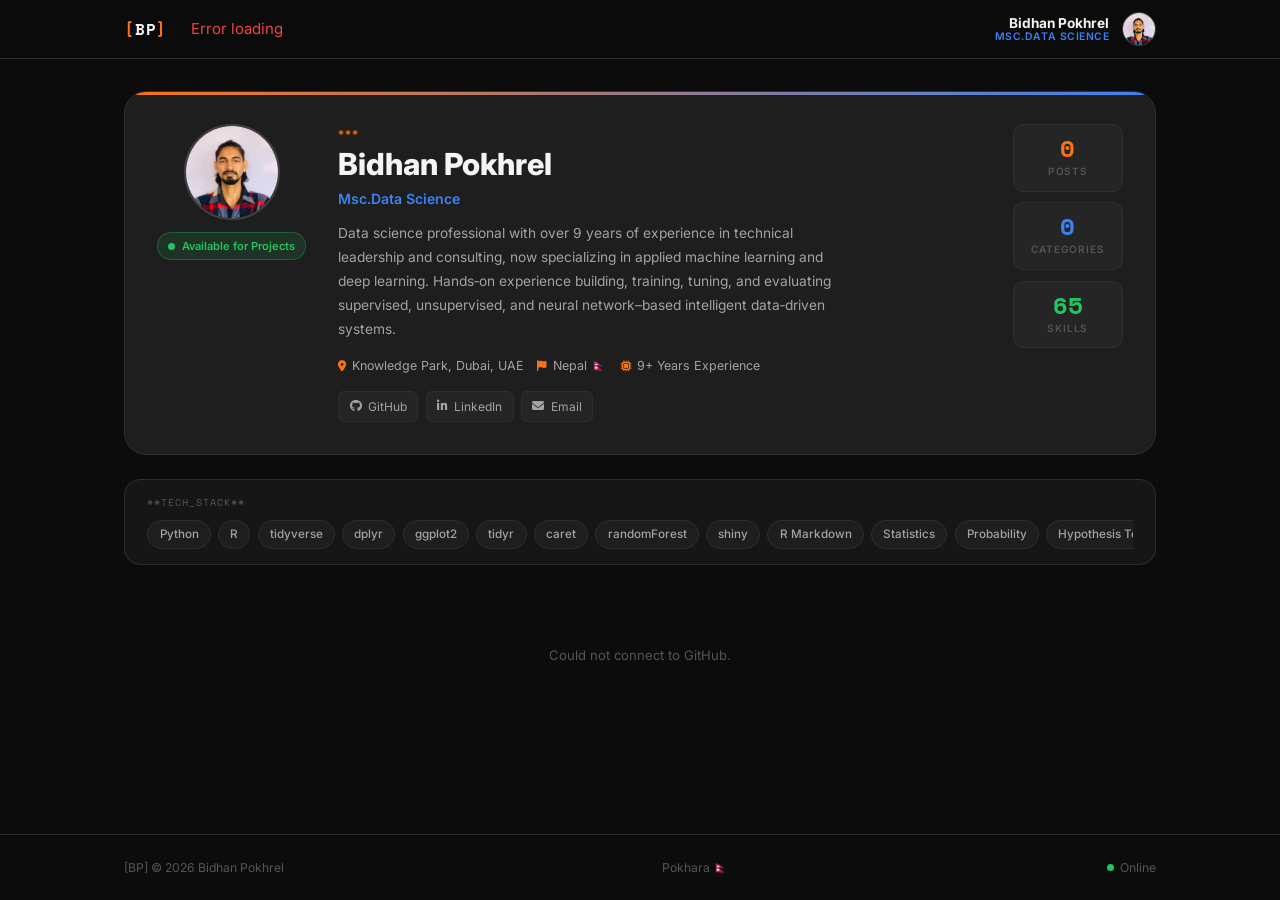
<file: index.html>
<!DOCTYPE html>
<html lang="en">
<head>
  <meta charset="UTF-8">
  <meta name="viewport" content="width=device-width, initial-scale=1.0">
  <title>Bidhan Pokhrel — MSc.Data Science</title>
  <meta name="description" content="Bidhan Pokhrel — MSc.Data Science. Expertise in GenAI, RAG, and Big Data.">
  <link rel="preconnect" href="https://fonts.googleapis.com">
  <link rel="preconnect" href="https://fonts.gstatic.com" crossorigin>
  <link href="https://fonts.googleapis.com/css2?family=Space+Mono:wght@400;700&family=Inter:wght@400;500;600;700;800&display=swap" rel="stylesheet">
  <link rel="stylesheet" href="https://cdnjs.cloudflare.com/ajax/libs/font-awesome/6.5.0/css/all.min.css">
  <link rel="stylesheet" href="style.css">
  <style>
    /* Add some basic styles for the loading state */
    .loading-spinner {
      text-align: center;
      padding: 3rem;
      color: var(--fg-muted);
      grid-column: 1 / -1;
    }
  </style>
</head>
<body>

<header class="site-header">
  <div class="header-inner container">
    <button id="nav-back-btn" onclick="closePost()" class="btn btn-ghost btn-sm" style="display:none;flex-shrink:0"><i class="fa-solid fa-arrow-left"></i> Back</button>
    <div class="logo" id="nav-logo"><span>[</span>BP<span>]</span></div>
    
    <nav class="main-nav" id="dynamic-nav">
      <!-- Tabs will be injected here automatically -->
      <span style="color: var(--fg-muted); font-size: 0.9rem;">Loading categories...</span>
    </nav>

    <div class="header-right">
      <div class="header-info">
        <div class="header-name">Bidhan Pokhrel</div>
        <div class="header-role">MSc.Data Science</div>
      </div>
      <div class="avatar mini-avatar" id="nav-avatar" onclick="window.scrollTo({top:0,behavior:'smooth'})">
        <img src="images/avatar.png" alt="BP">
      </div>
    </div>
  </div>
</header>

<main class="site-main">
  <div class="container">

    <div class="profile-card">
      <div class="avatar-col">
        <div class="avatar"><img src="images/avatar.png" alt="BP"></div>
        <div class="status-pill">
          <span class="status-dot"></span>
          Available for Projects
        </div>
      </div>

      <div class="profile-info">
        <div class="profile-tag">***</div>
        <h1 class="profile-name">Bidhan Pokhrel</h1>
        <div class="profile-role">Msc.Data Science</div>
        <p class="profile-bio">
         Data science professional with over 9 years of experience in technical leadership and consulting, now specializing in applied machine learning and deep learning. Hands‑on experience building, training, tuning, and evaluating supervised, unsupervised, and neural network–based intelligent data‑driven systems.
        </p>
        <div class="profile-meta">
          <span class="meta-chip"><i class="fa-solid fa-location-dot"></i> Knowledge Park, Dubai, UAE</span>
          <span class="meta-chip"><i class="fa-solid fa-flag"></i> Nepal 🇳🇵</span>
          <span class="meta-chip"><i class="fa-solid fa-microchip"></i> 9+ Years Experience</span>
        </div>
        <div class="socials">
          <a href="https://github.com/bidhan-pokhrel"   class="social-a" target="_blank" rel="noopener"><i class="fa-brands fa-github"></i> GitHub</a>
          <a href="https://linkedin.com/in/bidhan-pokhrel" class="social-a" target="_blank" rel="noopener"><i class="fa-brands fa-linkedin-in"></i> LinkedIn</a>
          <a href="mailto:bidhan_pokhrel@outlook.com"           class="social-a"><i class="fa-solid fa-envelope"></i> Email</a>
        </div>
      </div>

      <!-- Stats: auto-filled by JS -->
      <div class="stats-col">
        <div class="stat-box"><div class="stat-n" id="stat-posts">0</div><div class="stat-l">Posts</div></div>
        <div class="stat-box"><div class="stat-n" id="stat-apps">0</div><div class="stat-l">Categories</div></div>
        <div class="stat-box">
          <div class="stat-n" id="stat-skills">0</div><div class="stat-l">Skills</div>
        </div>
      </div>
    </div>

    <div class="skills-strip">
      <div class="strip-label">**TECH_STACK**</div>
      <div class="marquee">
        <div class="marquee-track">
          <div class="marquee-copy" id="skills-a"></div>
          <div class="marquee-copy" id="skills-b"></div>
        </div>
      </div>
    </div>

    <!-- POSTS — auto-loaded from Github API -->
    <div id="dynamic-tabs-container">
       <div class="loading-spinner"><i class="fa-solid fa-circle-notch fa-spin"></i> Loading content from repository...</div>
    </div>
  </div>
    <!-- POST VIEWER: full-width iframe sits between header and footer -->
    <div id="post-viewer" style="display:none">
      <iframe id="post-iframe"
        style="display:block;width:100%;height:calc(100vh - 58px - 50px);border:none;background:var(--bg)"
        scrolling="yes"
        title="Post content">
      </iframe>
    </div>

</main>

<footer class="site-footer">
  <div class="container footer-inner">
    <span>[BP] &copy; <span id="fy"></span> Bidhan Pokhrel</span>
    <span>Pokhara 🇳🇵</span>
    <span style="display:flex;align-items:center;gap:.4rem;">
      <span style="width:7px;height:7px;border-radius:50%;background:var(--green);display:inline-block;"></span>
      Online
    </span>
  </div>
</footer>

<div id="toast-container"></div>

<script>
const SKILLS=[
  'Python','R','tidyverse','dplyr','ggplot2','tidyr','caret','randomForest','shiny','R Markdown',
  'Statistics','Probability','Hypothesis Testing','Data Analysis','Data Analytics',
  'Exploratory Data Analysis (EDA)','Feature Engineering','Time Series Analysis',
  'Regression','Classification','Clustering','Model Evaluation','Cross Validation',
  'Machine Learning','Deep Learning','Explainable AI (SHAP, LIME)',
  'Natural Language Processing (NLP)','Computer Vision','Generative AI',
  'Large Language Models (LLMs)','Prompt Engineering',
  'Retrieval-Augmented Generation (RAG)','LangChain',
  'TensorFlow','PyTorch','Pandas','NumPy',
  'Apache Spark','PySpark','Hadoop','ETL Pipelines','Data Modeling','Data Quality',
  'SQL','NoSQL','MySQL','MongoDB',
  'AWS','GCP','Docker','MLflow','CI/CD for Machine Learning',
  'Model Deployment','Monitoring & Drift Detection',
  'Data Visualization','Tableau','Power BI','Matplotlib','Seaborn','Altair',
  'Business Requirements Documentation (BRD)','RFP Analysis',
  'Stakeholder Communication','Requirement Elicitation','KPI Definition'
];

document.getElementById('fy').textContent=new Date().getFullYear();
document.getElementById('stat-skills').textContent=SKILLS.length;
buildMarquee();

function buildMarquee(){
  const h=SKILLS.map(s=>`<span class="skill-pill">${s}</span>`).join('');
  document.getElementById('skills-a').innerHTML=h;
  document.getElementById('skills-b').innerHTML=h;
}

function formatTitle(s){
  return s.replace(/-/g,' ').replace(/_/g,' ').replace(/\.html$/i,'')
          .replace(/\b\w/g,l=>l.toUpperCase());
}

const GH_API='https://api.github.com/repos/bidhan-pokhrel/bidhanpokhrel.github.io/git/trees/main?recursive=1';
const GH_RAW='https://raw.githubusercontent.com/bidhan-pokhrel/bidhanpokhrel.github.io/main';
const EXCL  =new Set(['.git','assets','css','js','images','posts']);

async function loadDynamicContent(){
  try{
    const res=await fetch(GH_API);
    if(!res.ok) throw new Error('Could not fetch repo tree');
    const data=await res.json();

    const cats={},seen={};
    data.tree.forEach(item=>{
      if(item.type!=='blob'||!item.path.endsWith('.html'))return;
      const parts=item.path.split('/'),cat=parts[0];
      if(EXCL.has(cat)||parts.length<2)return;
      if(!cats[cat])cats[cat]=[];
      if(parts.length===2){
        if(!seen[item.path]){seen[item.path]=1;cats[cat].push({path:item.path});}
      }else if(parts.length===3&&parts[2]==='index.html'){
        const k=parts[0]+'/'+parts[1];
        if(!seen[k]){seen[k]=1;cats[cat].push({path:item.path});}
      }
    });

    const folders=Object.keys(cats).sort();
    const total=folders.reduce((s,c)=>s+cats[c].length,0);
    document.getElementById('stat-posts').textContent=total;
    document.getElementById('stat-apps').textContent=folders.length;

    if(!folders.length){
      document.getElementById('dynamic-nav').innerHTML='<span style="color:var(--t3)">No categories found</span>';
      document.getElementById('dynamic-tabs-container').innerHTML=`<div class="empty" style="text-align:center;padding:3rem"><div class="empty-icon"><i class="fa-solid fa-folder-open"></i></div><h3>Nothing here yet</h3><p>Create a folder and push an HTML file to GitHub.</p></div>`;
      return;
    }

    // Build nav tabs
    const nav=document.getElementById('dynamic-nav');
    nav.innerHTML='';

    const homeBtn=document.createElement('button');
    homeBtn.className='nav-btn';
    homeBtn.id='nav-home-btn';
    homeBtn.innerHTML='<i class="fa-solid fa-house"></i> Home';
    homeBtn.addEventListener('click',()=>{
      _closePostUI();
      _activateHomeView();
      history.pushState(null,'',location.pathname+location.search);
      document.querySelector('.profile-card').scrollIntoView({behavior:'smooth'});
    });
    homeBtn.classList.add('active');
    nav.appendChild(homeBtn);

    folders.forEach((folder,i)=>{
      const btn=document.createElement('button');
      btn.className='nav-btn';
      btn.dataset.tab=folder;
      btn.innerHTML=`<i class="fa-solid fa-folder"></i> ${formatTitle(folder)}`;
      btn.addEventListener('click',()=>{
        _closePostUI();
        _activateTabUI(folder);
        history.pushState(null,'','#'+folder);
        document.getElementById('dynamic-tabs-container').scrollIntoView({behavior:'smooth'});
      });
      nav.appendChild(btn);
    });

    // Build tab panes with skeletons
    const tabsEl=document.getElementById('dynamic-tabs-container');
    tabsEl.innerHTML='';
    folders.forEach((folder,i)=>{
      const pane=document.createElement('div');
      pane.className='tab-pane active';
      pane.id=`tab-${folder}`;
      pane.innerHTML=`<div class="section-hdr"><div><div class="section-tag">// ${folder.toUpperCase().replace(/-/g,'_')}</div><h2 class="section-h">${formatTitle(folder)}</h2></div></div><div class="posts-grid" id="grid-${folder}"><div class="loading-cards"><div class="skeleton"></div><div class="skeleton"></div><div class="skeleton"></div></div></div>`;
      tabsEl.appendChild(pane);
    });

    // Fetch post metadata in parallel
    await Promise.all(folders.map(async folder=>{
      const metas=await Promise.all(cats[folder].map(fetchMeta));
      const posts=metas.filter(Boolean).sort((a,b)=>new Date(b.date||0)-new Date(a.date||0));
      renderGrid(folder,posts);
    }));

  }catch(err){
    console.error(err);
    document.getElementById('dynamic-nav').innerHTML='<span style="color:var(--red)">Error loading</span>';
    document.getElementById('dynamic-tabs-container').innerHTML=`<div class="empty" style="text-align:center"><p>Could not connect to GitHub.</p></div>`;
  }
}

async function fetchMeta(entry){
  try{
    const r=await fetch(`${GH_RAW}/${entry.path}?v=${Date.now()}`);
    if(!r.ok)return null;
    const html=await r.text();
    const doc=new DOMParser().parseFromString(html,'text/html');
    const meta=n=>doc.querySelector(`meta[name="${n}"]`)?.getAttribute('content')?.trim()||'';
    if(meta('post-hidden')==='true')return null;
    let cover=meta('post-cover');
    if(cover&&!cover.startsWith('http')&&!cover.startsWith('/')){
      const dir=entry.path.substring(0,entry.path.lastIndexOf('/')+1);
      cover='/'+dir+cover;
    }
    const raw=doc.querySelector('title')?.textContent||entry.path;
    const title=meta('post-title')||raw.replace(/\s*[|\u2014\u2013-]\s*Bidhan Pokhrel.*/i,'').trim()||formatTitle(entry.path);
    return{path:entry.path,title,date:meta('post-date')||'',excerpt:meta('post-excerpt')||'',tags:meta('post-tags')?meta('post-tags').split(',').map(t=>t.trim()).filter(Boolean):[],cover};
  }catch{return null;}
}

function renderGrid(folder,posts){
  const grid=document.getElementById(`grid-${folder}`);
  if(!grid)return;
  if(!posts.length){
    grid.innerHTML=`<div class="empty" style="grid-column:1/-1"><div class="empty-icon"><i class="fa-solid fa-folder-open"></i></div><h3>Nothing in <code>${esc(folder)}/</code> yet</h3><p>Add an HTML file and push.</p></div>`;
    return;
  }
  grid.innerHTML=posts.map(p=>`
    <div class="post-card" role="button" tabindex="0"
         onclick="openPost('${esc(p.path)}')"
         onkeydown="if(event.key==='Enter')openPost('${esc(p.path)}')"
         style="cursor:pointer" aria-label="${esc(p.title)}">
      ${p.cover?`<div class="card-cover"><img src="${esc(p.cover)}" alt="" loading="lazy"></div>`:''}
      <div class="card-body">
        <div class="card-meta"><span class="card-date">${fmtDate(p.date)}</span></div>
        <div class="card-title">${esc(p.title)}</div>
        ${p.excerpt?`<p class="card-excerpt">${esc(p.excerpt)}</p>`:''}
        ${p.tags.length?`<div class="tags">${p.tags.map(t=>`<span class="tag">${esc(t)}</span>`).join('')}</div>`:''}
      </div>
    </div>`).join('');
}

// ── Hash-based routing ────────────────────────────────────
let _activeTab=null;

function _activateHomeView(){
  document.querySelectorAll('.nav-btn').forEach(b=>b.classList.remove('active'));
  document.getElementById('nav-home-btn')?.classList.add('active');
  document.querySelectorAll('.tab-pane').forEach(p=>p.classList.add('active'));
  _activeTab=null;
}

function _activateTabUI(folder){
  document.querySelectorAll('.nav-btn').forEach(b=>b.classList.remove('active'));
  document.querySelectorAll('.tab-pane').forEach(p=>p.classList.remove('active'));
  document.querySelector(`.nav-btn[data-tab="${folder}"]`)?.classList.add('active');
  document.getElementById('tab-'+folder)?.classList.add('active');
  _activeTab=folder;
}

function _showPostUI(path){
  const viewer =document.getElementById('post-viewer');
  const iframe =document.getElementById('post-iframe');
  const tabsEl =document.getElementById('dynamic-tabs-container');
  const profile=document.querySelector('.profile-card');
  const skills =document.querySelector('.skills-strip');
  const footer =document.querySelector('.site-footer');
  const main   =document.querySelector('.site-main');
  tabsEl.style.display ='none';
  profile.style.display='none';
  skills.style.display ='none';
  main.style.padding   ='0';
  footer.style.position='sticky';
  footer.style.bottom  ='0';
  viewer.style.display ='block';
  document.getElementById('nav-back-btn').style.display='inline-flex';
  iframe.src='/'+path;
  window.scrollTo({top:0,behavior:'smooth'});
}

function _closePostUI(){
  const viewer =document.getElementById('post-viewer');
  const iframe =document.getElementById('post-iframe');
  const tabsEl =document.getElementById('dynamic-tabs-container');
  const profile=document.querySelector('.profile-card');
  const skills =document.querySelector('.skills-strip');
  const footer =document.querySelector('.site-footer');
  const main   =document.querySelector('.site-main');
  iframe.src='';
  viewer.style.display ='none';
  tabsEl.style.display ='block';
  profile.style.display='flex';
  skills.style.display ='block';
  main.style.padding   ='';
  footer.style.position='';
  footer.style.bottom  ='';
  document.getElementById('nav-back-btn').style.display='none';
}

function openPost(path){
  if(!_activeTab)_activeTab=path.split('/')[0];
  _showPostUI(path);
  history.pushState(null,'','#'+path);
}

function closePost(){
  _closePostUI();
  const tab=_activeTab||document.querySelector('.nav-btn.active')?.dataset.tab;
  history.pushState(null,'',tab?'#'+tab:location.pathname+location.search);
  window.scrollTo({top:0,behavior:'smooth'});
}

function _navigateByHash(){
  const hash=decodeURIComponent(location.hash.slice(1));
  if(!hash){
    _closePostUI();
    _activateHomeView();
    return;
  }
  const parts=hash.split('/');
  if(parts.length>=2){
    _activeTab=parts[0];
    _showPostUI(hash);
  }else{
    _closePostUI();
    _activateTabUI(hash);
  }
}

window.addEventListener('popstate',_navigateByHash);
// ─────────────────────────────────────────────────────────

function esc(s){return String(s||'').replace(/&/g,'&amp;').replace(/</g,'&lt;').replace(/>/g,'&gt;').replace(/"/g,'&quot;');}
function fmtDate(d){if(!d)return '';try{return new Date(d+'T00:00:00').toLocaleDateString('en-US',{year:'numeric',month:'short',day:'numeric'});}catch{return d;}}

loadDynamicContent().then(_navigateByHash);
</script>

</body>
</html>
</file>
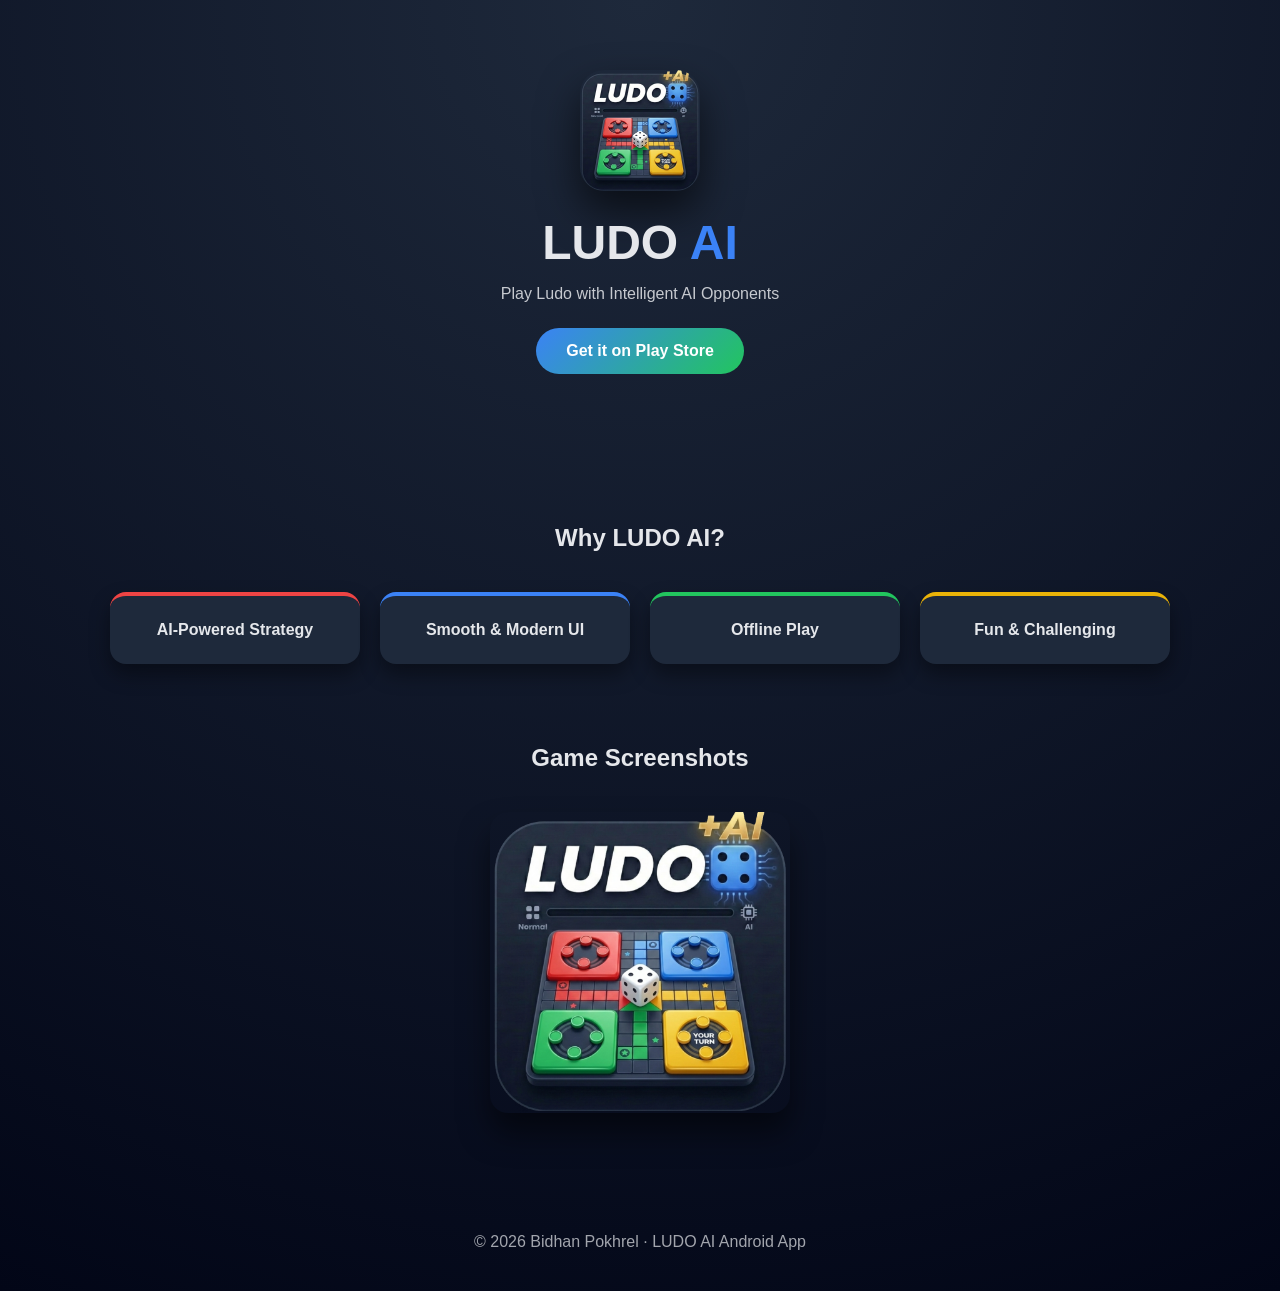
<file: apps/ludo-ai/index.html>
<!DOCTYPE html>
<html lang="en">
<head>
  <meta charset="UTF-8" />
  <meta name="viewport" content="width=device-width, initial-scale=1.0" />
  <title>LUDO AI – Smart Ludo Game</title>
  <meta name="description" content="LUDO AI is an AI-powered modern Ludo game developed by Bidhan Pokhrel. Available on Google Play Store." />
  <link rel="stylesheet" href="css/style.css" />
</head>
<body>

<header class="hero">
  <img src="images/1.png" alt="LUDO AI Icon" class="app-icon" />
  <h1>LUDO <span>AI</span></h1>
  <p>Play Ludo with Intelligent AI Opponents</p>
  <a href="https://play.google.com/store/apps/details?id=com.bidhan.ludo" target="_blank" class="cta">Get it on Play Store</a>
</header>

<section class="features">
  <h2>Why LUDO AI?</h2>
  <div class="cards">
    <div class="card red">AI-Powered Strategy</div>
    <div class="card blue">Smooth & Modern UI</div>
    <div class="card green">Offline Play</div>
    <div class="card yellow">Fun & Challenging</div>
  </div>
</section>

<section class="gallery">
  <h2>Game Screenshots</h2>
  <div class="images">
    <img src="images/1.png" alt="LudoAI" />
  </div>
</section>

<footer>
  <p>© 2026 Bidhan Pokhrel · LUDO AI Android App</p>
</footer>

<script src="js/main.js"></script>
</body>
</html>
</file>
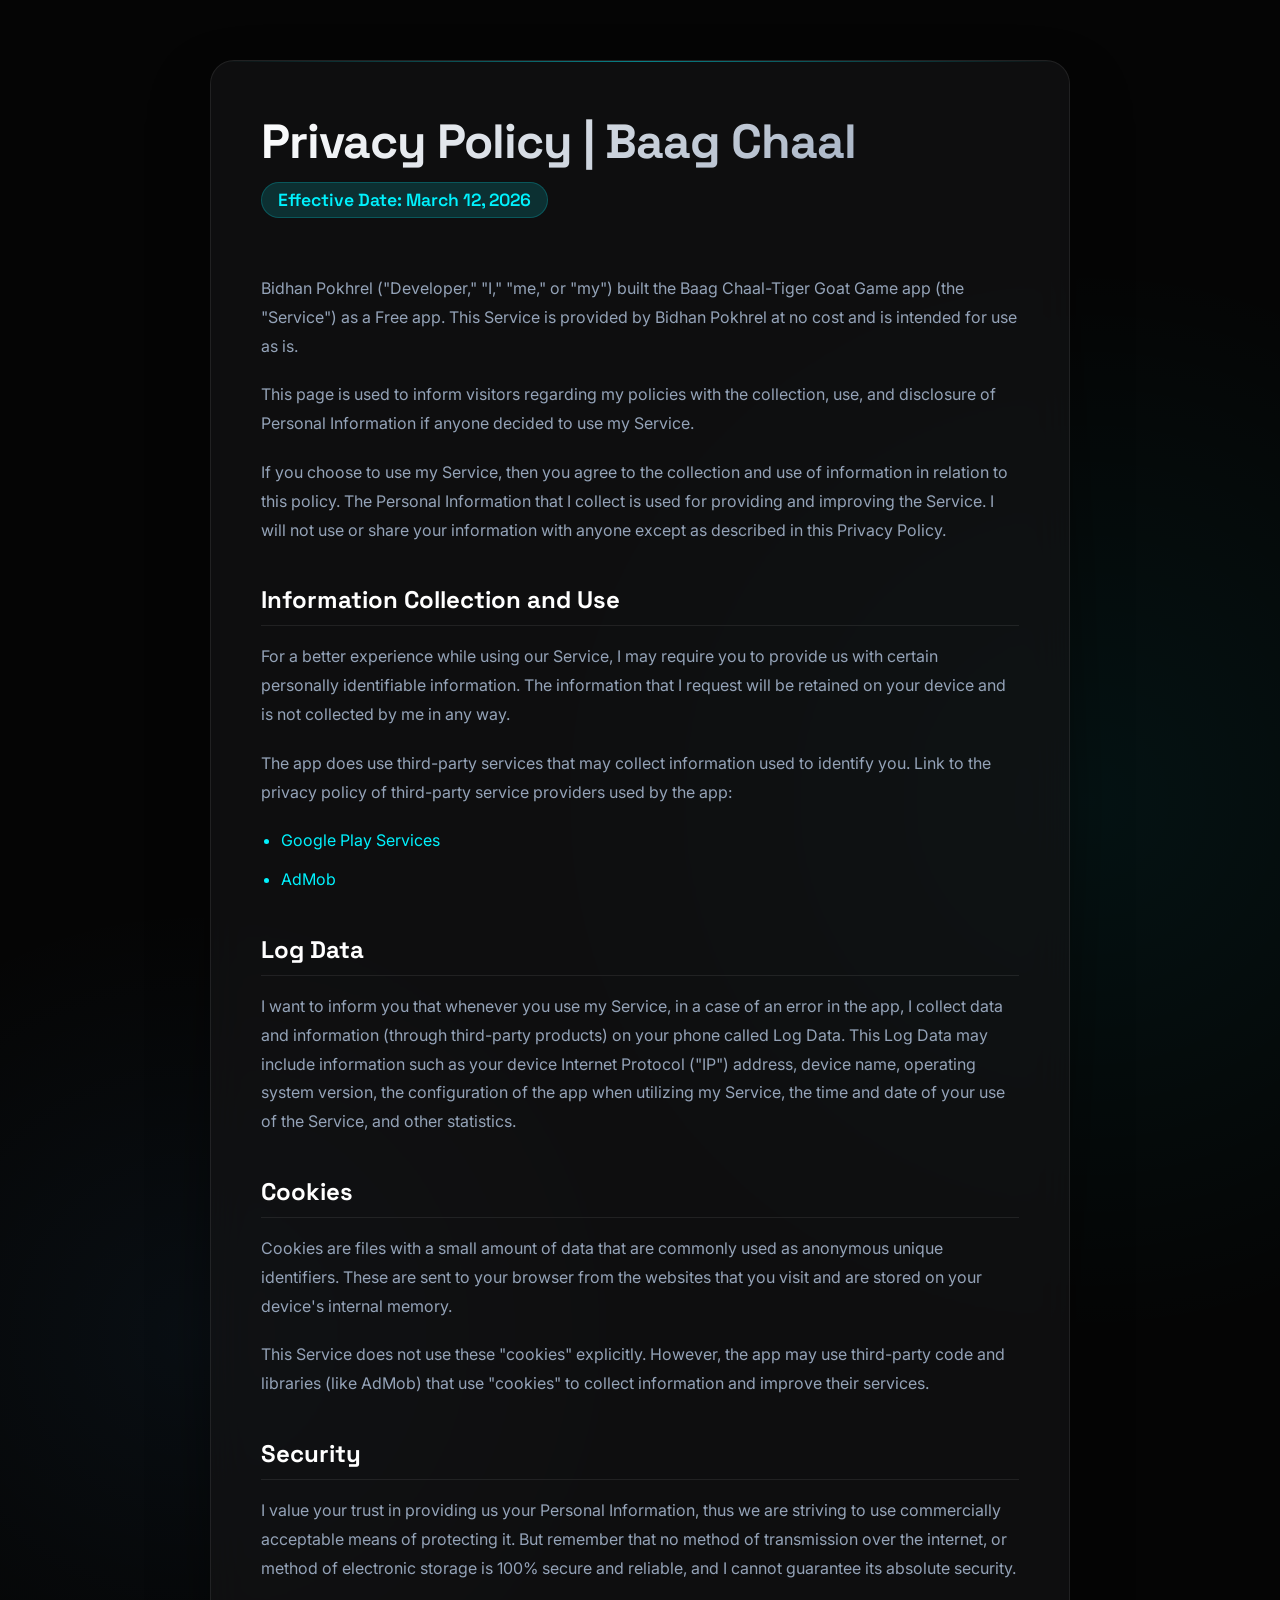
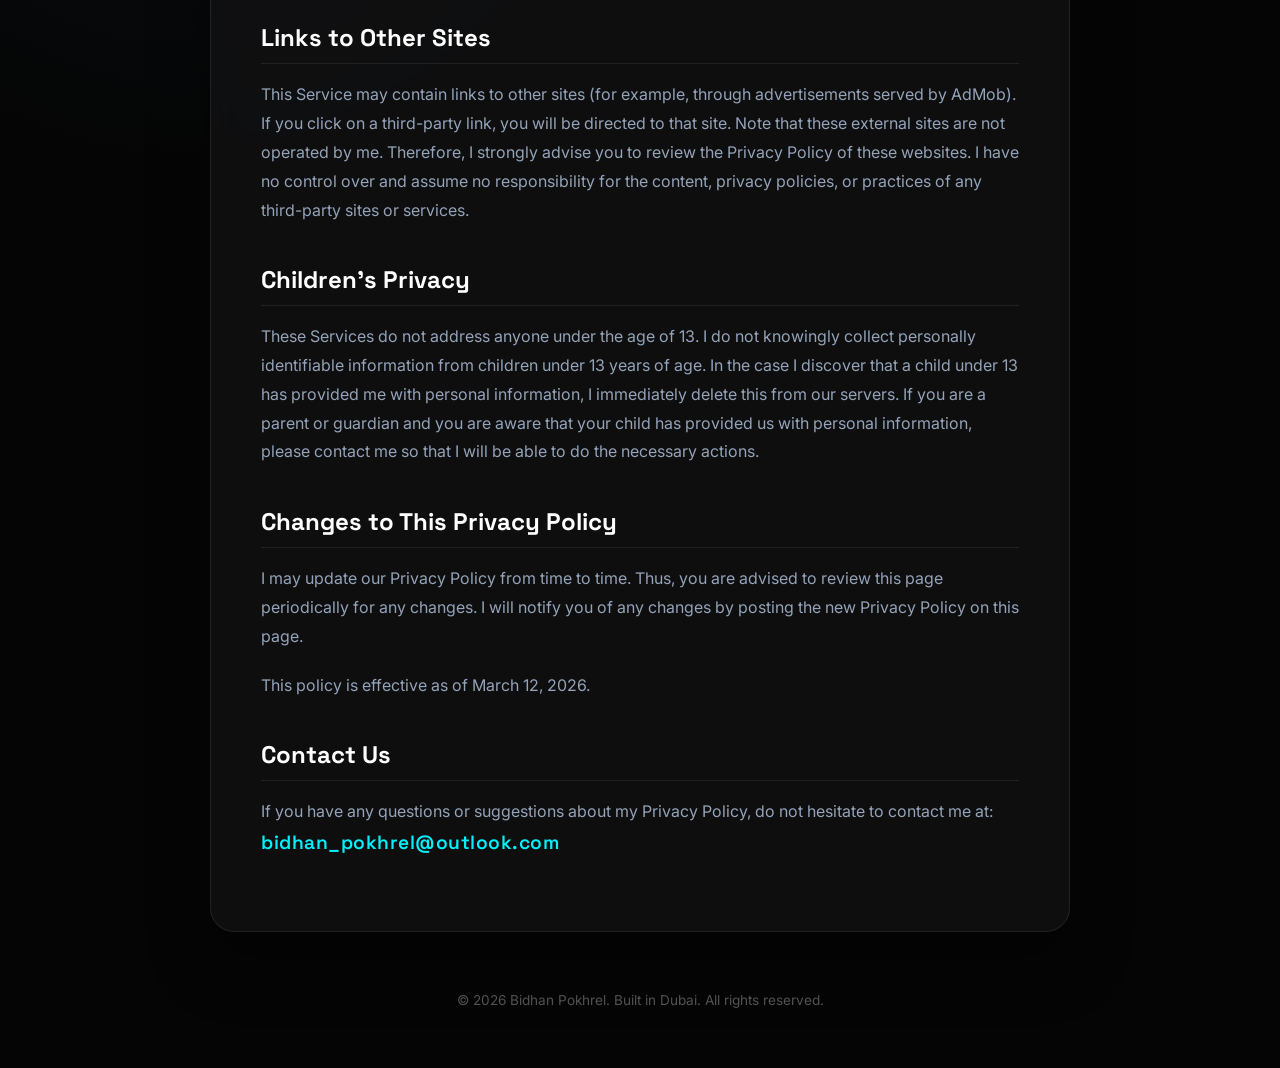
<file: privacy/baag-chaal-privacy/index.html>
<!DOCTYPE html>
<html lang="en">
<head>
    <meta charset="UTF-8">
    <meta name="viewport" content="width=device-width, initial-scale=1.0">
    <title>Privacy Policy | Baag Chaal</title>
    <link href="https://fonts.googleapis.com/css2?family=Space+Grotesk:wght@300;400;600;700&family=Inter:wght@400;500;600&display=swap" rel="stylesheet">
    <style>
        :root {
            --bg-color: #050505;
            --card-bg: rgba(20, 20, 22, 0.65);
            --card-border: rgba(255, 255, 255, 0.08);
            --primary: #00f2fe;
            --secondary: #4facfe;
            --text-main: #f1f5f9;
            --text-muted: #94a3b8;
            --accent: rgba(0, 242, 254, 0.15);
        }

        * { box-sizing: border-box; }

        body {
            font-family: 'Inter', sans-serif;
            background-color: var(--bg-color);
            color: var(--text-main);
            margin: 0;
            padding: 0;
            display: flex;
            justify-content: center;
            min-height: 100vh;
            background-image: 
                radial-gradient(circle at 15% 50%, rgba(79, 172, 254, 0.06), transparent 25%),
                radial-gradient(circle at 85% 30%, rgba(0, 242, 254, 0.06), transparent 25%);
            animation: backgroundShift 15s ease-in-out infinite alternate;
        }

        @keyframes backgroundShift {
            0% { background-position: 0% 0%; }
            100% { background-position: 100px 50px; }
        }

        .container {
            max-width: 900px;
            width: 100%;
            padding: 60px 20px;
            z-index: 1;
            animation: fadeInUp 0.8s ease-out;
        }

        .nav-link {
            display: inline-flex;
            align-items: center;
            color: var(--text-muted);
            text-decoration: none;
            font-weight: 500;
            font-size: 0.95rem;
            margin-bottom: 30px;
            transition: color 0.3s ease;
        }

        .nav-link:hover {
            color: var(--primary);
        }

        .nav-link svg {
            width: 18px;
            height: 18px;
            margin-right: 8px;
        }

        .glass-panel {
            background: var(--card-bg);
            border-radius: 24px;
            padding: 50px;
            border: 1px solid var(--card-border);
            backdrop-filter: blur(20px);
            -webkit-backdrop-filter: blur(20px);
            box-shadow: 0 30px 60px rgba(0, 0, 0, 0.4);
            position: relative;
            overflow: hidden;
        }

        /* Subtle top highlight for the glass panel */
        .glass-panel::before {
            content: '';
            position: absolute;
            top: 0; left: 0; right: 0; height: 1px;
            background: linear-gradient(90deg, transparent, rgba(0, 242, 254, 0.5), transparent);
        }

        h1 {
            font-family: 'Space Grotesk', sans-serif;
            font-size: 3rem;
            font-weight: 700;
            margin: 0 0 10px 0;
            background: linear-gradient(135deg, #fff 0%, var(--text-muted) 100%);
            -webkit-background-clip: text;
            -webkit-text-fill-color: transparent;
            letter-spacing: -1px;
        }

        .effective-date {
            color: var(--primary);
            font-family: 'Space Grotesk', sans-serif;
            font-weight: 600;
            font-size: 1.1rem;
            margin-bottom: 40px;
            display: inline-block;
            padding: 6px 16px;
            background: var(--accent);
            border-radius: 20px;
            border: 1px solid rgba(0, 242, 254, 0.2);
        }

        h2 {
            font-family: 'Space Grotesk', sans-serif;
            font-size: 1.5rem;
            color: #fff;
            margin-top: 40px;
            margin-bottom: 15px;
            padding-bottom: 10px;
            border-bottom: 1px solid var(--card-border);
        }

        p {
            line-height: 1.8;
            color: var(--text-muted);
            margin-bottom: 20px;
            font-size: 1rem;
        }

        a {
            color: var(--primary);
            text-decoration: none;
            position: relative;
            transition: all 0.3s ease;
        }

        a:hover {
            color: #fff;
            text-shadow: 0 0 8px rgba(0, 242, 254, 0.6);
        }

        ul {
            color: var(--text-muted);
            line-height: 1.8;
            margin-bottom: 20px;
            padding-left: 20px;
        }

        li {
            margin-bottom: 10px;
        }

        li::marker {
            color: var(--primary);
        }

        .contact-email {
            font-size: 1.2rem;
            font-weight: 600;
            font-family: 'Space Grotesk', sans-serif;
            letter-spacing: 0.5px;
        }

        footer {
            margin-top: 60px;
            text-align: center;
            color: #555;
            font-size: 0.85rem;
        }

        @keyframes fadeInUp {
            from { opacity: 0; transform: translateY(20px); }
            to { opacity: 1; transform: translateY(0); }
        }

        /* Responsive padding for mobile */
        @media (max-width: 600px) {
            .glass-panel {
                padding: 30px 20px;
            }
            h1 {
                font-size: 2.2rem;
            }
        }
    </style>
</head>
<body>
    <div class="container">
        

        <div class="glass-panel">
            <h1>Privacy Policy | Baag Chaal</h1>
            <div class="effective-date">Effective Date: March 12, 2026</div>

            <p>Bidhan Pokhrel ("Developer," "I," "me," or "my") built the Baag Chaal-Tiger Goat Game app (the "Service") as a Free app. This Service is provided by Bidhan Pokhrel at no cost and is intended for use as is.</p>

            <p>This page is used to inform visitors regarding my policies with the collection, use, and disclosure of Personal Information if anyone decided to use my Service.</p>

            <p>If you choose to use my Service, then you agree to the collection and use of information in relation to this policy. The Personal Information that I collect is used for providing and improving the Service. I will not use or share your information with anyone except as described in this Privacy Policy.</p>

            <h2>Information Collection and Use</h2>
            <p>For a better experience while using our Service, I may require you to provide us with certain personally identifiable information. The information that I request will be retained on your device and is not collected by me in any way.</p>
            
            <p>The app does use third-party services that may collect information used to identify you. Link to the privacy policy of third-party service providers used by the app:</p>
            <ul>
                <li><a href="https://policies.google.com/privacy" target="_blank" rel="noopener noreferrer">Google Play Services</a></li>
                <li><a href="https://support.google.com/admob/answer/6128543?hl=en" target="_blank" rel="noopener noreferrer">AdMob</a></li>
            </ul>

            <h2>Log Data</h2>
            <p>I want to inform you that whenever you use my Service, in a case of an error in the app, I collect data and information (through third-party products) on your phone called Log Data. This Log Data may include information such as your device Internet Protocol ("IP") address, device name, operating system version, the configuration of the app when utilizing my Service, the time and date of your use of the Service, and other statistics.</p>

            <h2>Cookies</h2>
            <p>Cookies are files with a small amount of data that are commonly used as anonymous unique identifiers. These are sent to your browser from the websites that you visit and are stored on your device's internal memory.</p>
            <p>This Service does not use these "cookies" explicitly. However, the app may use third-party code and libraries (like AdMob) that use "cookies" to collect information and improve their services.</p>

            <h2>Security</h2>
            <p>I value your trust in providing us your Personal Information, thus we are striving to use commercially acceptable means of protecting it. But remember that no method of transmission over the internet, or method of electronic storage is 100% secure and reliable, and I cannot guarantee its absolute security.</p>

            <h2>Links to Other Sites</h2>
            <p>This Service may contain links to other sites (for example, through advertisements served by AdMob). If you click on a third-party link, you will be directed to that site. Note that these external sites are not operated by me. Therefore, I strongly advise you to review the Privacy Policy of these websites. I have no control over and assume no responsibility for the content, privacy policies, or practices of any third-party sites or services.</p>

            <h2>Children’s Privacy</h2>
            <p>These Services do not address anyone under the age of 13. I do not knowingly collect personally identifiable information from children under 13 years of age. In the case I discover that a child under 13 has provided me with personal information, I immediately delete this from our servers. If you are a parent or guardian and you are aware that your child has provided us with personal information, please contact me so that I will be able to do the necessary actions.</p>

            <h2>Changes to This Privacy Policy</h2>
            <p>I may update our Privacy Policy from time to time. Thus, you are advised to review this page periodically for any changes. I will notify you of any changes by posting the new Privacy Policy on this page.</p>
            <p>This policy is effective as of March 12, 2026.</p>

            <h2>Contact Us</h2>
            <p>If you have any questions or suggestions about my Privacy Policy, do not hesitate to contact me at:<br>
            <a href="mailto:bidhan_pokhrel@outlook.com" class="contact-email">bidhan_pokhrel@outlook.com</a></p>
        </div>

        <footer>
            © 2026 Bidhan Pokhrel. Built in Dubai. All rights reserved.
        </footer>
    </div>
</body>
</html>
</file>
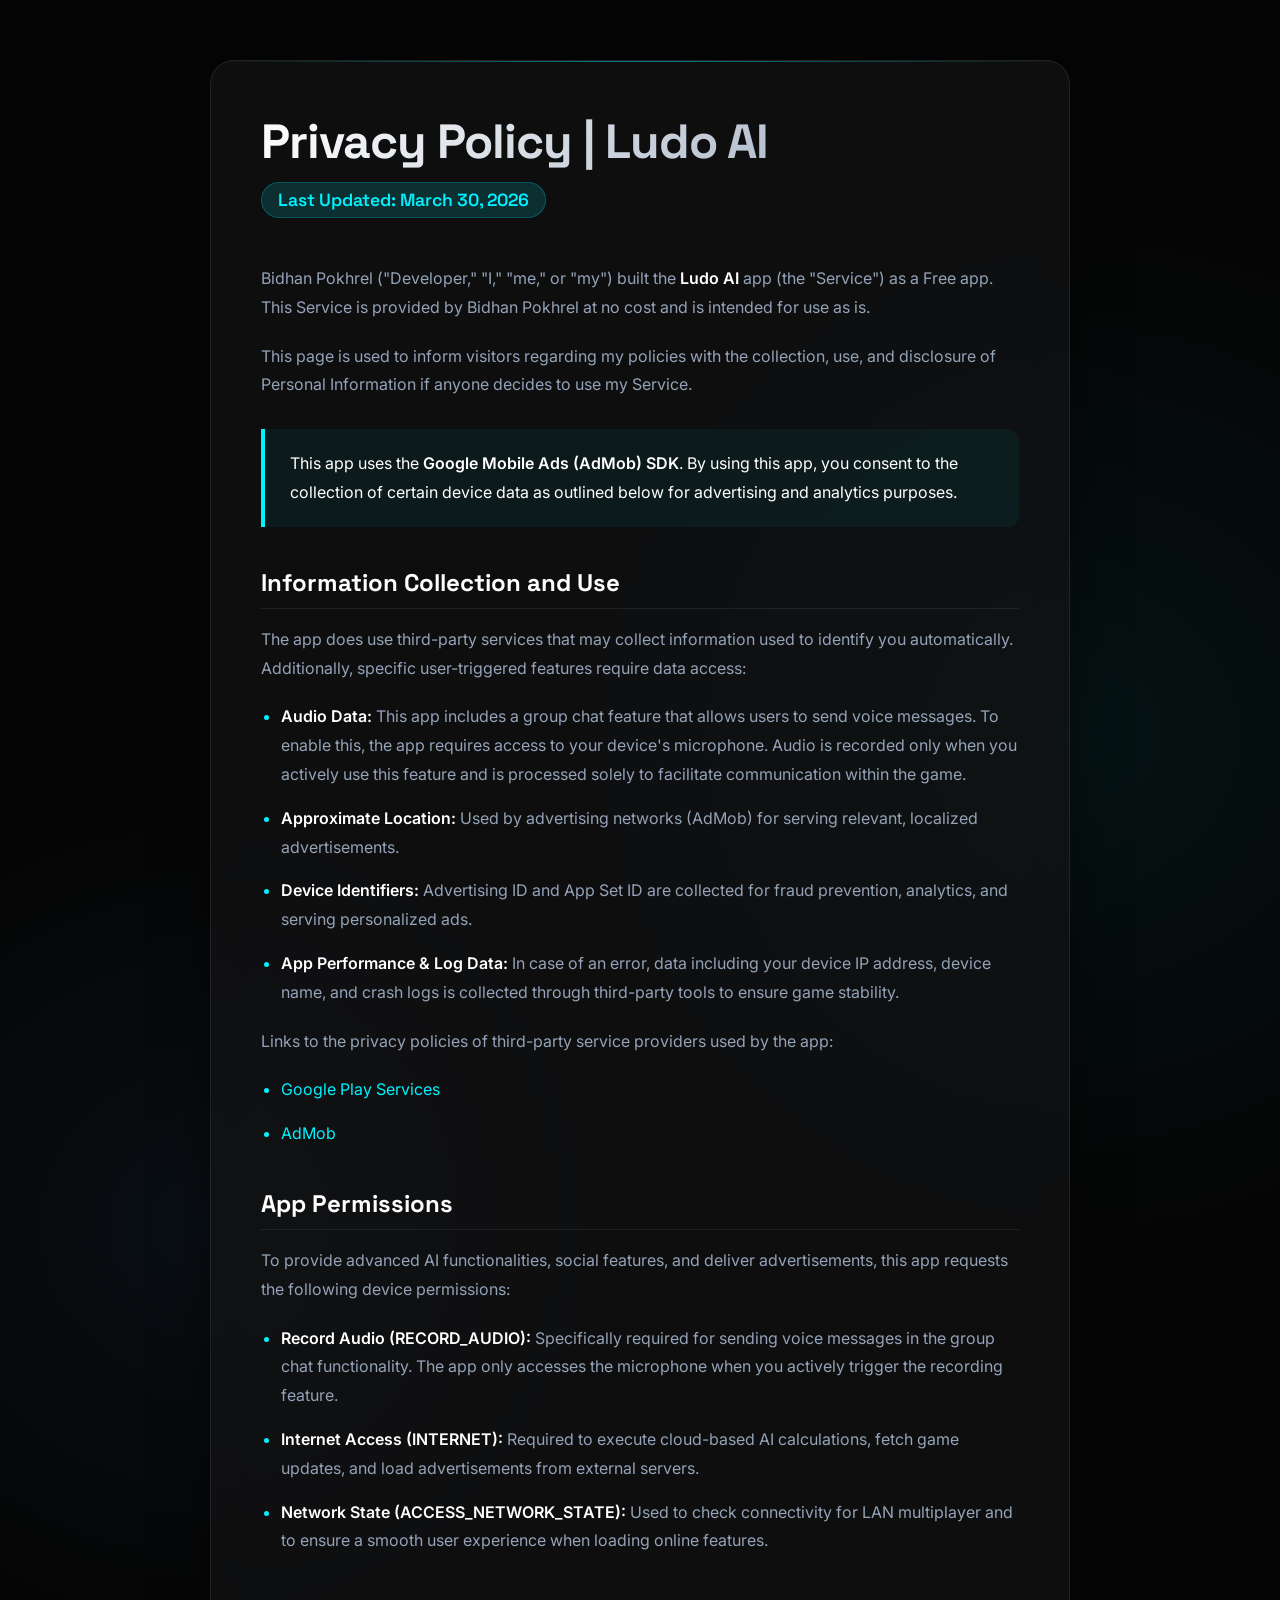
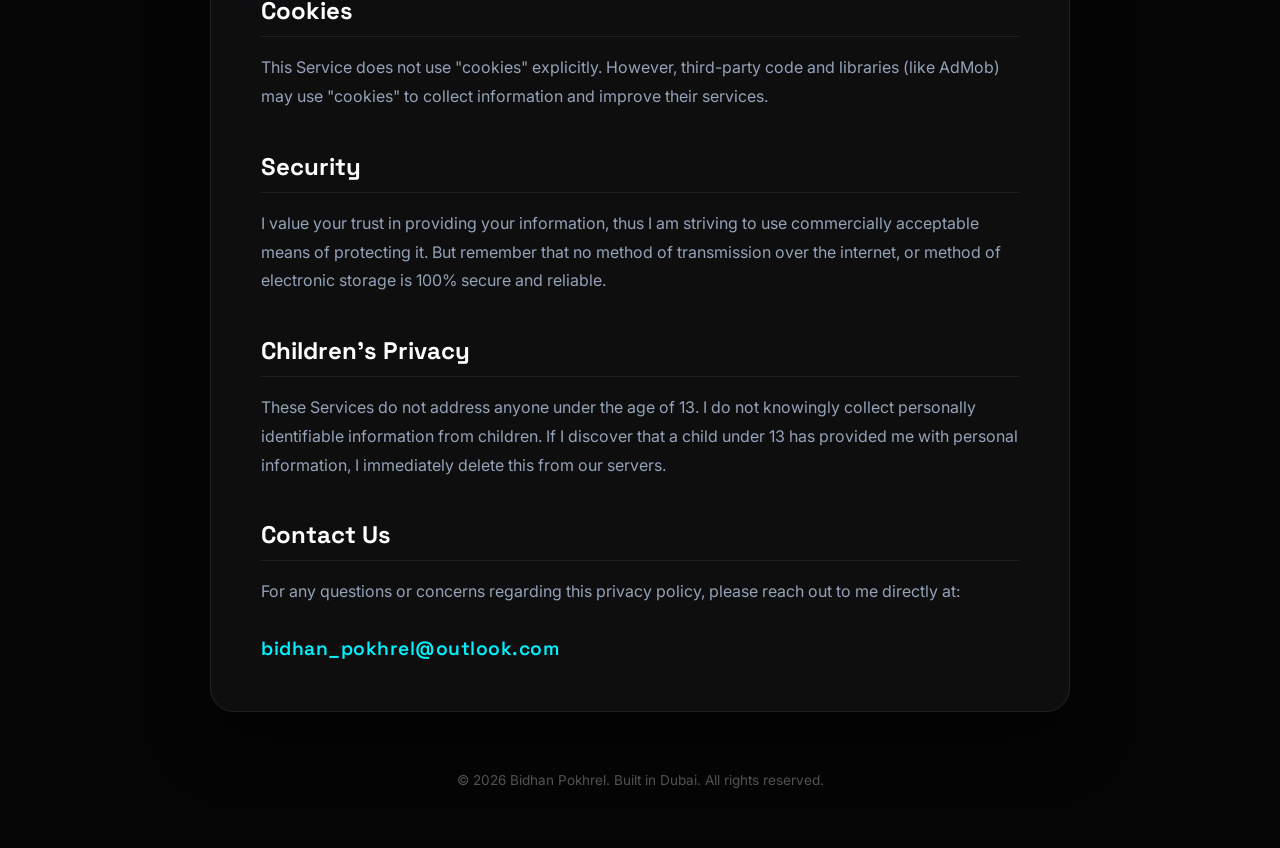
<file: privacy/ludo-privacy/index.html>
<!DOCTYPE html>
<html lang="en">
<head>
    <meta charset="UTF-8">
    <meta name="viewport" content="width=device-width, initial-scale=1.0">
    <title>Privacy Policy | Ludo AI</title>
    <link href="https://fonts.googleapis.com/css2?family=Space+Grotesk:wght@300;400;600;700&family=Inter:wght@400;500;600&display=swap" rel="stylesheet">
    <style>
        :root {
            --bg-color: #050505;
            --card-bg: rgba(20, 20, 22, 0.65);
            --card-border: rgba(255, 255, 255, 0.08);
            --primary: #00f2fe;
            --secondary: #4facfe;
            --text-main: #f1f5f9;
            --text-muted: #94a3b8;
            --accent: rgba(0, 242, 254, 0.15);
        }

        * { box-sizing: border-box; }

        body {
            font-family: 'Inter', sans-serif;
            background-color: var(--bg-color);
            color: var(--text-main);
            margin: 0;
            padding: 0;
            display: flex;
            justify-content: center;
            min-height: 100vh;
            background-image: 
                radial-gradient(circle at 15% 50%, rgba(79, 172, 254, 0.06), transparent 25%),
                radial-gradient(circle at 85% 30%, rgba(0, 242, 254, 0.06), transparent 25%);
            animation: backgroundShift 15s ease-in-out infinite alternate;
        }

        @keyframes backgroundShift {
            0% { background-position: 0% 0%; }
            100% { background-position: 100px 50px; }
        }

        .container {
            max-width: 900px;
            width: 100%;
            padding: 60px 20px;
            z-index: 1;
            animation: fadeInUp 0.8s ease-out;
        }

        .nav-link {
            display: inline-flex;
            align-items: center;
            color: var(--text-muted);
            text-decoration: none;
            font-weight: 500;
            font-size: 0.95rem;
            margin-bottom: 30px;
            transition: color 0.3s ease;
        }

        .nav-link:hover {
            color: var(--primary);
        }

        .nav-link svg {
            width: 18px;
            height: 18px;
            margin-right: 8px;
        }

        .glass-panel {
            background: var(--card-bg);
            border-radius: 24px;
            padding: 50px;
            border: 1px solid var(--card-border);
            backdrop-filter: blur(20px);
            -webkit-backdrop-filter: blur(20px);
            box-shadow: 0 30px 60px rgba(0, 0, 0, 0.4);
            position: relative;
            overflow: hidden;
        }

        .glass-panel::before {
            content: '';
            position: absolute;
            top: 0; left: 0; right: 0; height: 1px;
            background: linear-gradient(90deg, transparent, rgba(0, 242, 254, 0.5), transparent);
        }

        h1 {
            font-family: 'Space Grotesk', sans-serif;
            font-size: 3rem;
            font-weight: 700;
            margin: 0 0 10px 0;
            background: linear-gradient(135deg, #fff 0%, var(--text-muted) 100%);
            -webkit-background-clip: text;
            -webkit-text-fill-color: transparent;
            letter-spacing: -1px;
        }

        .effective-date {
            color: var(--primary);
            font-family: 'Space Grotesk', sans-serif;
            font-weight: 600;
            font-size: 1.1rem;
            margin-bottom: 30px;
            display: inline-block;
            padding: 6px 16px;
            background: var(--accent);
            border-radius: 20px;
            border: 1px solid rgba(0, 242, 254, 0.2);
        }

        .highlight-box {
            background: rgba(0, 242, 254, 0.05);
            border-left: 4px solid var(--primary);
            padding: 20px 25px;
            border-radius: 0 12px 12px 0;
            margin: 30px 0;
            color: #fff;
            line-height: 1.7;
        }

        h2 {
            font-family: 'Space Grotesk', sans-serif;
            font-size: 1.5rem;
            color: #fff;
            margin-top: 40px;
            margin-bottom: 15px;
            padding-bottom: 10px;
            border-bottom: 1px solid var(--card-border);
        }

        p {
            line-height: 1.8;
            color: var(--text-muted);
            margin-bottom: 20px;
            font-size: 1rem;
        }

        a {
            color: var(--primary);
            text-decoration: none;
            position: relative;
            transition: all 0.3s ease;
        }

        a:hover {
            color: #fff;
            text-shadow: 0 0 8px rgba(0, 242, 254, 0.6);
        }

        ul {
            color: var(--text-muted);
            line-height: 1.8;
            margin-bottom: 20px;
            padding-left: 20px;
        }

        li {
            margin-bottom: 15px;
        }

        li::marker {
            color: var(--primary);
        }

        strong {
            color: #fff;
            font-weight: 600;
        }

        .contact-email {
            font-size: 1.2rem;
            font-weight: 600;
            font-family: 'Space Grotesk', sans-serif;
            letter-spacing: 0.5px;
            display: inline-block;
            margin-top: 10px;
        }

        footer {
            margin-top: 60px;
            text-align: center;
            color: #555;
            font-size: 0.85rem;
        }

        @keyframes fadeInUp {
            from { opacity: 0; transform: translateY(20px); }
            to { opacity: 1; transform: translateY(0); }
        }

        @media (max-width: 600px) {
            .glass-panel { padding: 30px 20px; }
            h1 { font-size: 2.2rem; }
        }
    </style>
</head>
<body>
    <div class="container">
        

        <div class="glass-panel">
            <h1>Privacy Policy | Ludo AI</h1>
            <div class="effective-date">Last Updated: March 30, 2026</div>

            <p>Bidhan Pokhrel ("Developer," "I," "me," or "my") built the <strong>Ludo AI</strong> app (the "Service") as a Free app. This Service is provided by Bidhan Pokhrel at no cost and is intended for use as is.</p>

            <p>This page is used to inform visitors regarding my policies with the collection, use, and disclosure of Personal Information if anyone decides to use my Service.</p>

            <div class="highlight-box">
                <p style="margin: 0; color: inherit;">This app uses the <strong>Google Mobile Ads (AdMob) SDK</strong>. By using this app, you consent to the collection of certain device data as outlined below for advertising and analytics purposes.</p>
            </div>

            <h2>Information Collection and Use</h2>
            <p>The app does use third-party services that may collect information used to identify you automatically. Additionally, specific user-triggered features require data access:</p>
            <ul>
                <li><strong>Audio Data:</strong> This app includes a group chat feature that allows users to send voice messages. To enable this, the app requires access to your device's microphone. Audio is recorded only when you actively use this feature and is processed solely to facilitate communication within the game.</li>
                <li><strong>Approximate Location:</strong> Used by advertising networks (AdMob) for serving relevant, localized advertisements.</li>
                <li><strong>Device Identifiers:</strong> Advertising ID and App Set ID are collected for fraud prevention, analytics, and serving personalized ads.</li>
                <li><strong>App Performance & Log Data:</strong> In case of an error, data including your device IP address, device name, and crash logs is collected through third-party tools to ensure game stability.</li>
            </ul>

            <p>Links to the privacy policies of third-party service providers used by the app:</p>
            <ul>
                <li><a href="https://policies.google.com/privacy" target="_blank" rel="noopener noreferrer">Google Play Services</a></li>
                <li><a href="https://support.google.com/admob/answer/6128543?hl=en" target="_blank" rel="noopener noreferrer">AdMob</a></li>
            </ul>

            <h2>App Permissions</h2>
            <p>To provide advanced AI functionalities, social features, and deliver advertisements, this app requests the following device permissions:</p>
            <ul>
                <li><strong>Record Audio (RECORD_AUDIO):</strong> Specifically required for sending voice messages in the group chat functionality. The app only accesses the microphone when you actively trigger the recording feature.</li>
                <li><strong>Internet Access (INTERNET):</strong> Required to execute cloud-based AI calculations, fetch game updates, and load advertisements from external servers.</li>
                <li><strong>Network State (ACCESS_NETWORK_STATE):</strong> Used to check connectivity for LAN multiplayer and to ensure a smooth user experience when loading online features.</li>
            </ul>

            <h2>Cookies</h2>
            <p>This Service does not use "cookies" explicitly. However, third-party code and libraries (like AdMob) may use "cookies" to collect information and improve their services.</p>

            <h2>Security</h2>
            <p>I value your trust in providing your information, thus I am striving to use commercially acceptable means of protecting it. But remember that no method of transmission over the internet, or method of electronic storage is 100% secure and reliable.</p>

            <h2>Children’s Privacy</h2>
            <p>These Services do not address anyone under the age of 13. I do not knowingly collect personally identifiable information from children. If I discover that a child under 13 has provided me with personal information, I immediately delete this from our servers.</p>

            <h2>Contact Us</h2>
            <p>For any questions or concerns regarding this privacy policy, please reach out to me directly at:</p>
            <a href="mailto:bidhan_pokhrel@outlook.com" class="contact-email">bidhan_pokhrel@outlook.com</a>
        </div>

        <footer>
            © 2026 Bidhan Pokhrel. Built in Dubai. All rights reserved.
        </footer>
    </div>
</body>
</html>
</file>
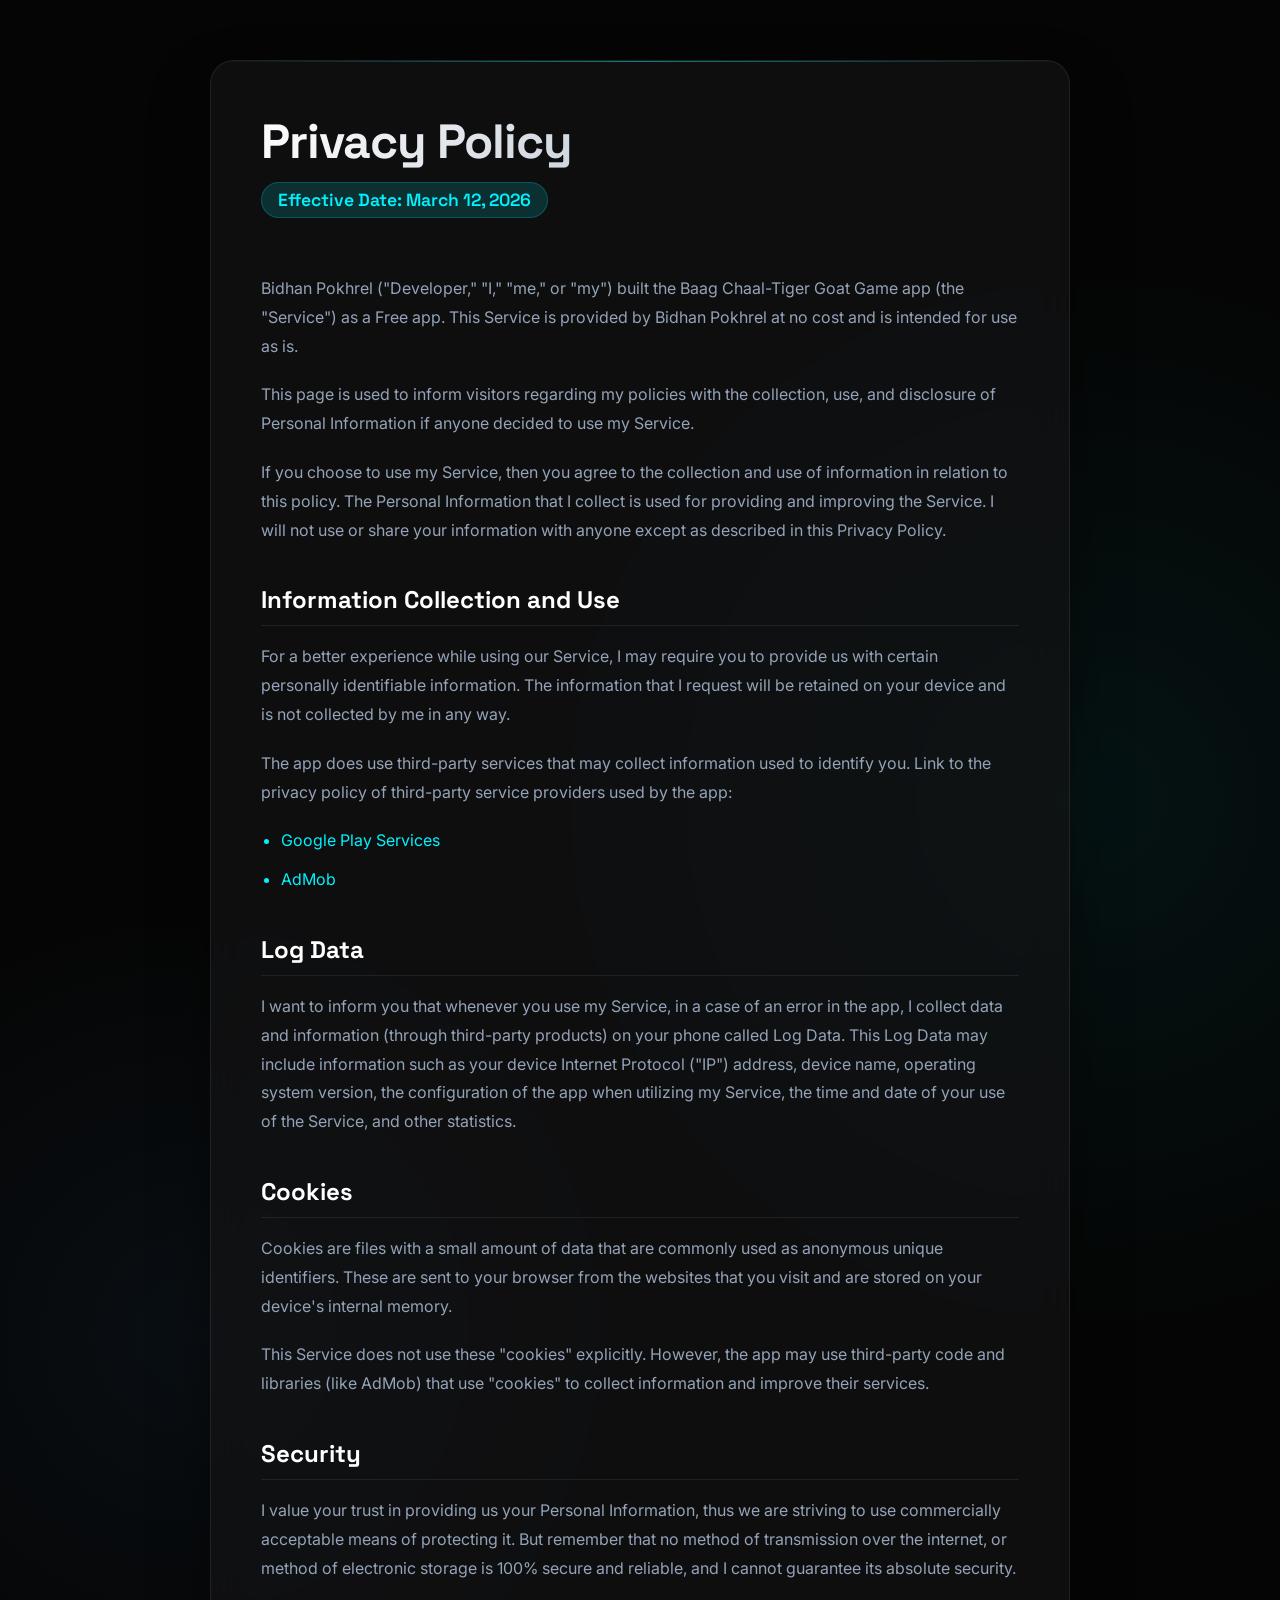
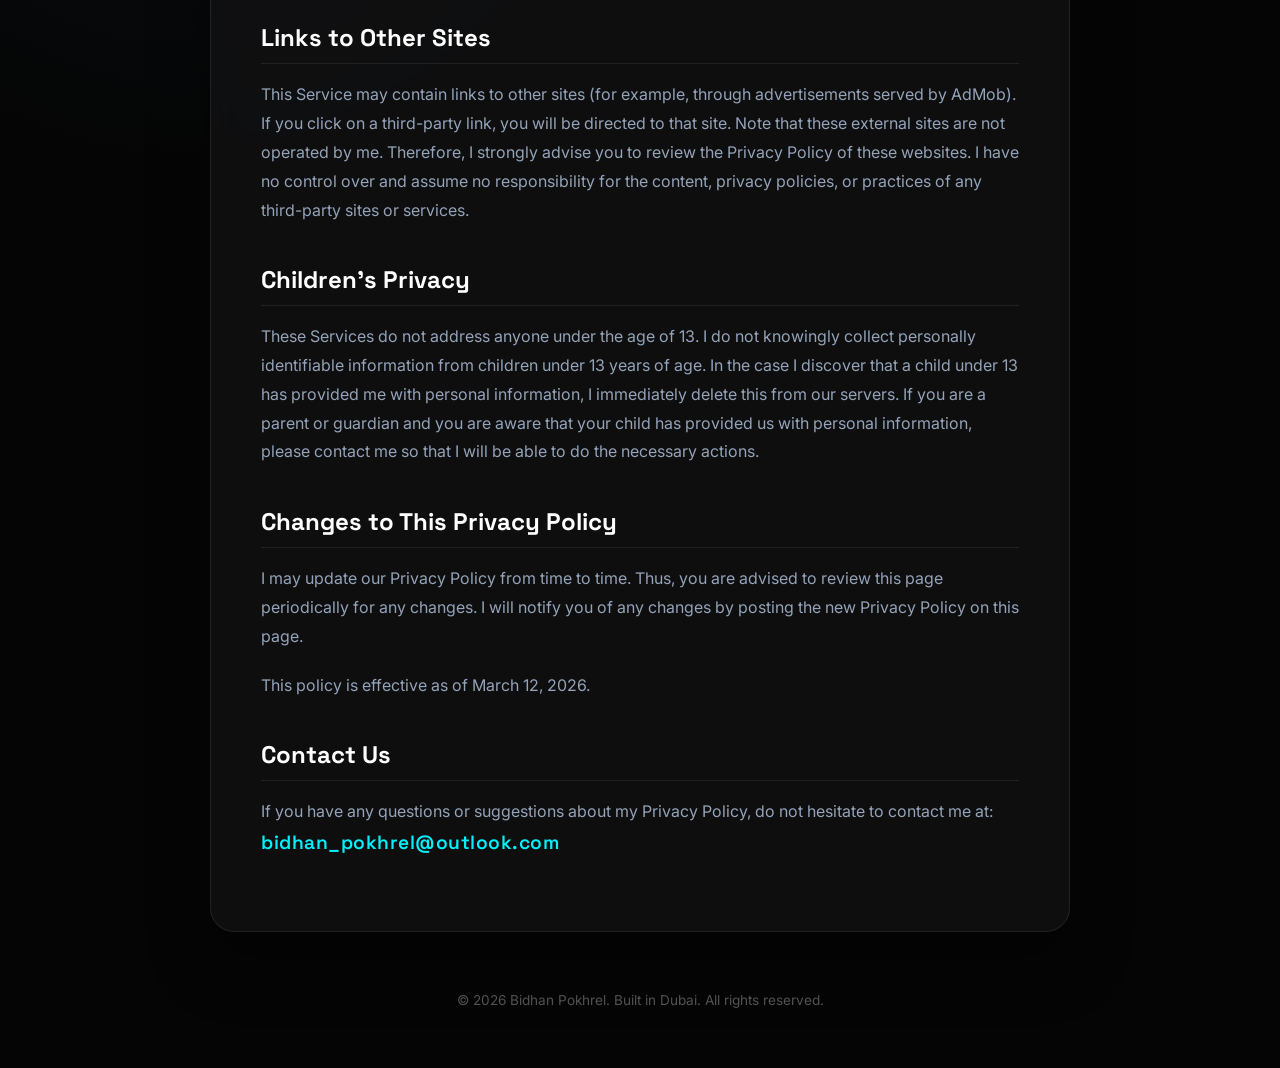
<file: privacy-policy/Baag-Chaal_Privacy.html>
<!DOCTYPE html>
<html lang="en">
<head>
    <meta charset="UTF-8">
    <meta name="viewport" content="width=device-width, initial-scale=1.0">
    <title>Privacy Policy | Baag Chaal</title>
    <link href="https://fonts.googleapis.com/css2?family=Space+Grotesk:wght@300;400;600;700&family=Inter:wght@400;500;600&display=swap" rel="stylesheet">
    <style>
        :root {
            --bg-color: #050505;
            --card-bg: rgba(20, 20, 22, 0.65);
            --card-border: rgba(255, 255, 255, 0.08);
            --primary: #00f2fe;
            --secondary: #4facfe;
            --text-main: #f1f5f9;
            --text-muted: #94a3b8;
            --accent: rgba(0, 242, 254, 0.15);
        }

        * { box-sizing: border-box; }

        body {
            font-family: 'Inter', sans-serif;
            background-color: var(--bg-color);
            color: var(--text-main);
            margin: 0;
            padding: 0;
            display: flex;
            justify-content: center;
            min-height: 100vh;
            background-image: 
                radial-gradient(circle at 15% 50%, rgba(79, 172, 254, 0.06), transparent 25%),
                radial-gradient(circle at 85% 30%, rgba(0, 242, 254, 0.06), transparent 25%);
            animation: backgroundShift 15s ease-in-out infinite alternate;
        }

        @keyframes backgroundShift {
            0% { background-position: 0% 0%; }
            100% { background-position: 100px 50px; }
        }

        .container {
            max-width: 900px;
            width: 100%;
            padding: 60px 20px;
            z-index: 1;
            animation: fadeInUp 0.8s ease-out;
        }

        .nav-link {
            display: inline-flex;
            align-items: center;
            color: var(--text-muted);
            text-decoration: none;
            font-weight: 500;
            font-size: 0.95rem;
            margin-bottom: 30px;
            transition: color 0.3s ease;
        }

        .nav-link:hover {
            color: var(--primary);
        }

        .nav-link svg {
            width: 18px;
            height: 18px;
            margin-right: 8px;
        }

        .glass-panel {
            background: var(--card-bg);
            border-radius: 24px;
            padding: 50px;
            border: 1px solid var(--card-border);
            backdrop-filter: blur(20px);
            -webkit-backdrop-filter: blur(20px);
            box-shadow: 0 30px 60px rgba(0, 0, 0, 0.4);
            position: relative;
            overflow: hidden;
        }

        /* Subtle top highlight for the glass panel */
        .glass-panel::before {
            content: '';
            position: absolute;
            top: 0; left: 0; right: 0; height: 1px;
            background: linear-gradient(90deg, transparent, rgba(0, 242, 254, 0.5), transparent);
        }

        h1 {
            font-family: 'Space Grotesk', sans-serif;
            font-size: 3rem;
            font-weight: 700;
            margin: 0 0 10px 0;
            background: linear-gradient(135deg, #fff 0%, var(--text-muted) 100%);
            -webkit-background-clip: text;
            -webkit-text-fill-color: transparent;
            letter-spacing: -1px;
        }

        .effective-date {
            color: var(--primary);
            font-family: 'Space Grotesk', sans-serif;
            font-weight: 600;
            font-size: 1.1rem;
            margin-bottom: 40px;
            display: inline-block;
            padding: 6px 16px;
            background: var(--accent);
            border-radius: 20px;
            border: 1px solid rgba(0, 242, 254, 0.2);
        }

        h2 {
            font-family: 'Space Grotesk', sans-serif;
            font-size: 1.5rem;
            color: #fff;
            margin-top: 40px;
            margin-bottom: 15px;
            padding-bottom: 10px;
            border-bottom: 1px solid var(--card-border);
        }

        p {
            line-height: 1.8;
            color: var(--text-muted);
            margin-bottom: 20px;
            font-size: 1rem;
        }

        a {
            color: var(--primary);
            text-decoration: none;
            position: relative;
            transition: all 0.3s ease;
        }

        a:hover {
            color: #fff;
            text-shadow: 0 0 8px rgba(0, 242, 254, 0.6);
        }

        ul {
            color: var(--text-muted);
            line-height: 1.8;
            margin-bottom: 20px;
            padding-left: 20px;
        }

        li {
            margin-bottom: 10px;
        }

        li::marker {
            color: var(--primary);
        }

        .contact-email {
            font-size: 1.2rem;
            font-weight: 600;
            font-family: 'Space Grotesk', sans-serif;
            letter-spacing: 0.5px;
        }

        footer {
            margin-top: 60px;
            text-align: center;
            color: #555;
            font-size: 0.85rem;
        }

        @keyframes fadeInUp {
            from { opacity: 0; transform: translateY(20px); }
            to { opacity: 1; transform: translateY(0); }
        }

        /* Responsive padding for mobile */
        @media (max-width: 600px) {
            .glass-panel {
                padding: 30px 20px;
            }
            h1 {
                font-size: 2.2rem;
            }
        }
    </style>
</head>
<body>
    <div class="container">
        

        <div class="glass-panel">
            <h1>Privacy Policy</h1>
            <div class="effective-date">Effective Date: March 12, 2026</div>

            <p>Bidhan Pokhrel ("Developer," "I," "me," or "my") built the Baag Chaal-Tiger Goat Game app (the "Service") as a Free app. This Service is provided by Bidhan Pokhrel at no cost and is intended for use as is.</p>

            <p>This page is used to inform visitors regarding my policies with the collection, use, and disclosure of Personal Information if anyone decided to use my Service.</p>

            <p>If you choose to use my Service, then you agree to the collection and use of information in relation to this policy. The Personal Information that I collect is used for providing and improving the Service. I will not use or share your information with anyone except as described in this Privacy Policy.</p>

            <h2>Information Collection and Use</h2>
            <p>For a better experience while using our Service, I may require you to provide us with certain personally identifiable information. The information that I request will be retained on your device and is not collected by me in any way.</p>
            
            <p>The app does use third-party services that may collect information used to identify you. Link to the privacy policy of third-party service providers used by the app:</p>
            <ul>
                <li><a href="https://policies.google.com/privacy" target="_blank" rel="noopener noreferrer">Google Play Services</a></li>
                <li><a href="https://support.google.com/admob/answer/6128543?hl=en" target="_blank" rel="noopener noreferrer">AdMob</a></li>
            </ul>

            <h2>Log Data</h2>
            <p>I want to inform you that whenever you use my Service, in a case of an error in the app, I collect data and information (through third-party products) on your phone called Log Data. This Log Data may include information such as your device Internet Protocol ("IP") address, device name, operating system version, the configuration of the app when utilizing my Service, the time and date of your use of the Service, and other statistics.</p>

            <h2>Cookies</h2>
            <p>Cookies are files with a small amount of data that are commonly used as anonymous unique identifiers. These are sent to your browser from the websites that you visit and are stored on your device's internal memory.</p>
            <p>This Service does not use these "cookies" explicitly. However, the app may use third-party code and libraries (like AdMob) that use "cookies" to collect information and improve their services.</p>

            <h2>Security</h2>
            <p>I value your trust in providing us your Personal Information, thus we are striving to use commercially acceptable means of protecting it. But remember that no method of transmission over the internet, or method of electronic storage is 100% secure and reliable, and I cannot guarantee its absolute security.</p>

            <h2>Links to Other Sites</h2>
            <p>This Service may contain links to other sites (for example, through advertisements served by AdMob). If you click on a third-party link, you will be directed to that site. Note that these external sites are not operated by me. Therefore, I strongly advise you to review the Privacy Policy of these websites. I have no control over and assume no responsibility for the content, privacy policies, or practices of any third-party sites or services.</p>

            <h2>Children’s Privacy</h2>
            <p>These Services do not address anyone under the age of 13. I do not knowingly collect personally identifiable information from children under 13 years of age. In the case I discover that a child under 13 has provided me with personal information, I immediately delete this from our servers. If you are a parent or guardian and you are aware that your child has provided us with personal information, please contact me so that I will be able to do the necessary actions.</p>

            <h2>Changes to This Privacy Policy</h2>
            <p>I may update our Privacy Policy from time to time. Thus, you are advised to review this page periodically for any changes. I will notify you of any changes by posting the new Privacy Policy on this page.</p>
            <p>This policy is effective as of March 12, 2026.</p>

            <h2>Contact Us</h2>
            <p>If you have any questions or suggestions about my Privacy Policy, do not hesitate to contact me at:<br>
            <a href="mailto:bidhan_pokhrel@outlook.com" class="contact-email">bidhan_pokhrel@outlook.com</a></p>
        </div>

        <footer>
            © 2026 Bidhan Pokhrel. Built in Dubai. All rights reserved.
        </footer>
    </div>
</body>
</html>
</file>
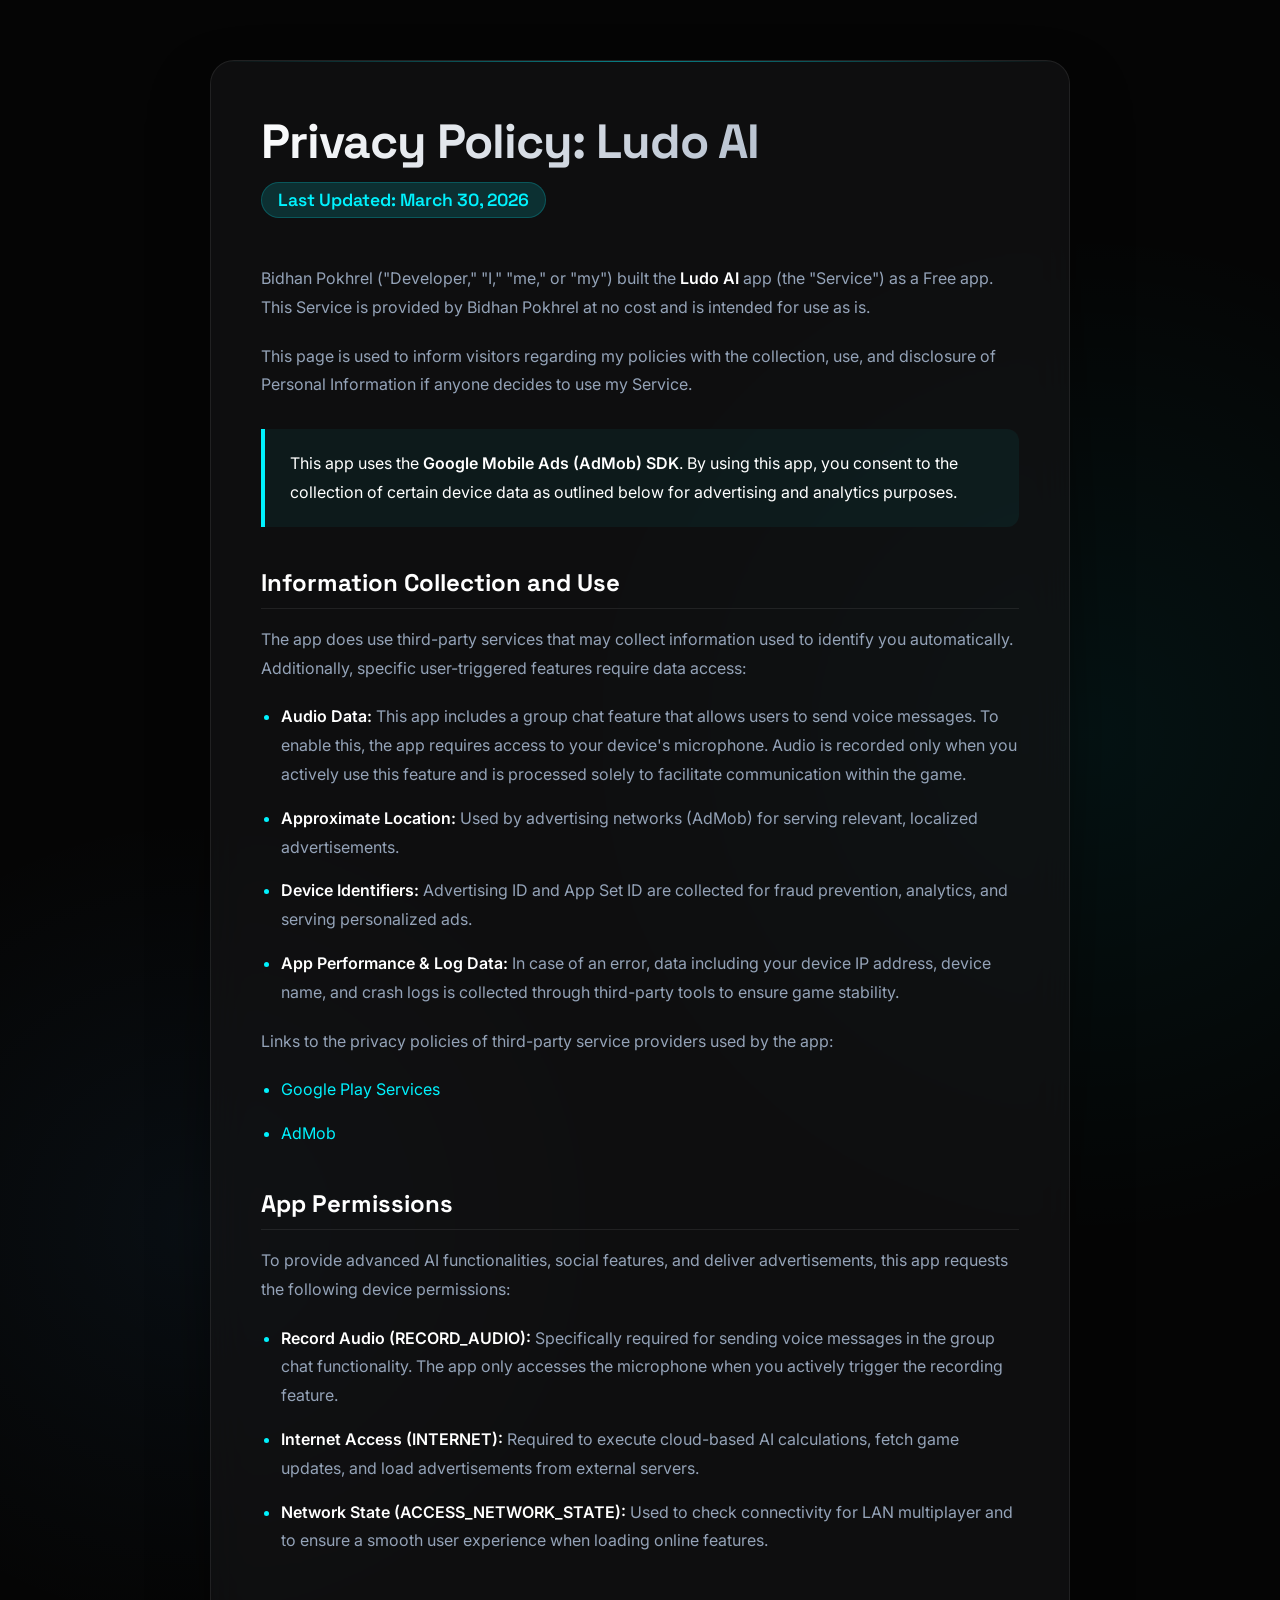
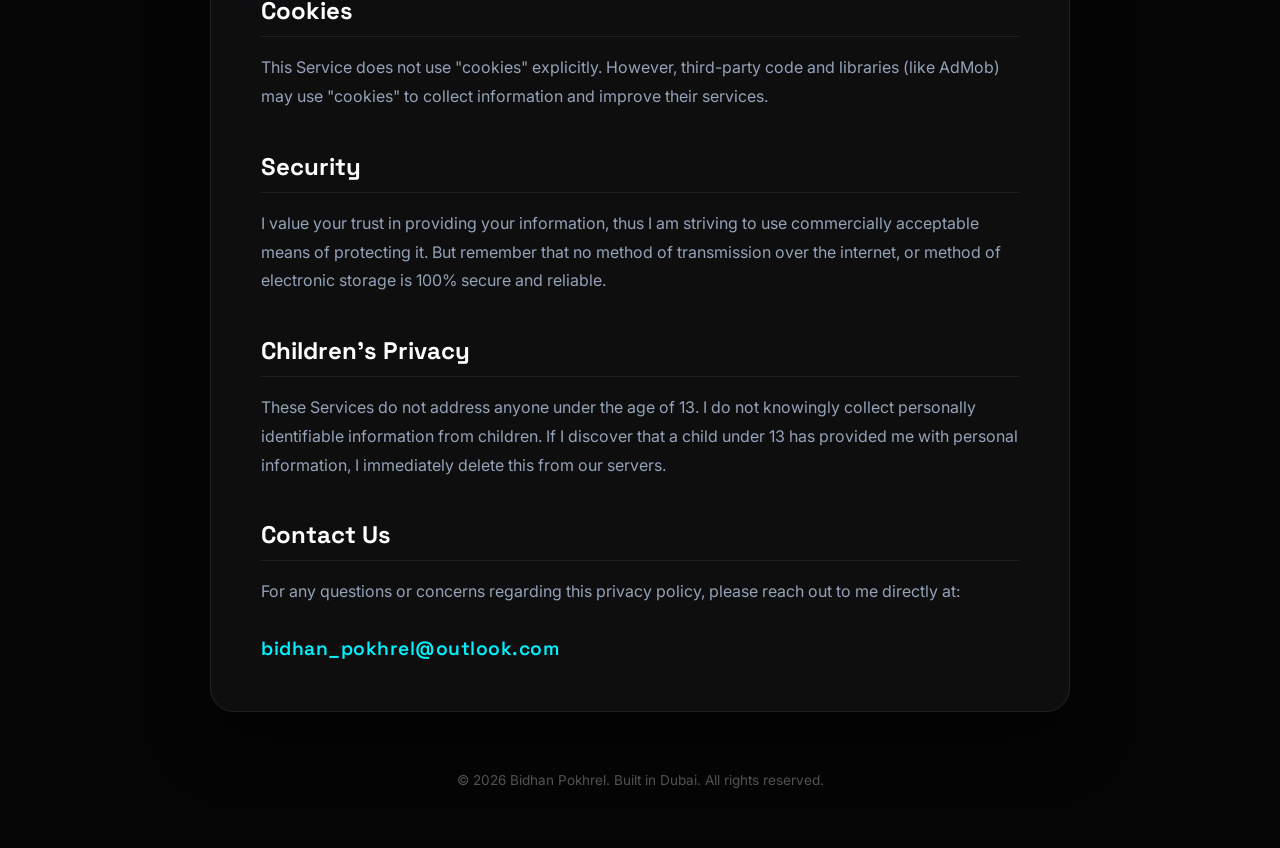
<file: privacy-policy/ludo-privacy.html>
<!DOCTYPE html>
<html lang="en">
<head>
    <meta charset="UTF-8">
    <meta name="viewport" content="width=device-width, initial-scale=1.0">
    <title>Privacy Policy | Ludo AI</title>
    <link href="https://fonts.googleapis.com/css2?family=Space+Grotesk:wght@300;400;600;700&family=Inter:wght@400;500;600&display=swap" rel="stylesheet">
    <style>
        :root {
            --bg-color: #050505;
            --card-bg: rgba(20, 20, 22, 0.65);
            --card-border: rgba(255, 255, 255, 0.08);
            --primary: #00f2fe;
            --secondary: #4facfe;
            --text-main: #f1f5f9;
            --text-muted: #94a3b8;
            --accent: rgba(0, 242, 254, 0.15);
        }

        * { box-sizing: border-box; }

        body {
            font-family: 'Inter', sans-serif;
            background-color: var(--bg-color);
            color: var(--text-main);
            margin: 0;
            padding: 0;
            display: flex;
            justify-content: center;
            min-height: 100vh;
            background-image: 
                radial-gradient(circle at 15% 50%, rgba(79, 172, 254, 0.06), transparent 25%),
                radial-gradient(circle at 85% 30%, rgba(0, 242, 254, 0.06), transparent 25%);
            animation: backgroundShift 15s ease-in-out infinite alternate;
        }

        @keyframes backgroundShift {
            0% { background-position: 0% 0%; }
            100% { background-position: 100px 50px; }
        }

        .container {
            max-width: 900px;
            width: 100%;
            padding: 60px 20px;
            z-index: 1;
            animation: fadeInUp 0.8s ease-out;
        }

        .nav-link {
            display: inline-flex;
            align-items: center;
            color: var(--text-muted);
            text-decoration: none;
            font-weight: 500;
            font-size: 0.95rem;
            margin-bottom: 30px;
            transition: color 0.3s ease;
        }

        .nav-link:hover {
            color: var(--primary);
        }

        .nav-link svg {
            width: 18px;
            height: 18px;
            margin-right: 8px;
        }

        .glass-panel {
            background: var(--card-bg);
            border-radius: 24px;
            padding: 50px;
            border: 1px solid var(--card-border);
            backdrop-filter: blur(20px);
            -webkit-backdrop-filter: blur(20px);
            box-shadow: 0 30px 60px rgba(0, 0, 0, 0.4);
            position: relative;
            overflow: hidden;
        }

        .glass-panel::before {
            content: '';
            position: absolute;
            top: 0; left: 0; right: 0; height: 1px;
            background: linear-gradient(90deg, transparent, rgba(0, 242, 254, 0.5), transparent);
        }

        h1 {
            font-family: 'Space Grotesk', sans-serif;
            font-size: 3rem;
            font-weight: 700;
            margin: 0 0 10px 0;
            background: linear-gradient(135deg, #fff 0%, var(--text-muted) 100%);
            -webkit-background-clip: text;
            -webkit-text-fill-color: transparent;
            letter-spacing: -1px;
        }

        .effective-date {
            color: var(--primary);
            font-family: 'Space Grotesk', sans-serif;
            font-weight: 600;
            font-size: 1.1rem;
            margin-bottom: 30px;
            display: inline-block;
            padding: 6px 16px;
            background: var(--accent);
            border-radius: 20px;
            border: 1px solid rgba(0, 242, 254, 0.2);
        }

        .highlight-box {
            background: rgba(0, 242, 254, 0.05);
            border-left: 4px solid var(--primary);
            padding: 20px 25px;
            border-radius: 0 12px 12px 0;
            margin: 30px 0;
            color: #fff;
            line-height: 1.7;
        }

        h2 {
            font-family: 'Space Grotesk', sans-serif;
            font-size: 1.5rem;
            color: #fff;
            margin-top: 40px;
            margin-bottom: 15px;
            padding-bottom: 10px;
            border-bottom: 1px solid var(--card-border);
        }

        p {
            line-height: 1.8;
            color: var(--text-muted);
            margin-bottom: 20px;
            font-size: 1rem;
        }

        a {
            color: var(--primary);
            text-decoration: none;
            position: relative;
            transition: all 0.3s ease;
        }

        a:hover {
            color: #fff;
            text-shadow: 0 0 8px rgba(0, 242, 254, 0.6);
        }

        ul {
            color: var(--text-muted);
            line-height: 1.8;
            margin-bottom: 20px;
            padding-left: 20px;
        }

        li {
            margin-bottom: 15px;
        }

        li::marker {
            color: var(--primary);
        }

        strong {
            color: #fff;
            font-weight: 600;
        }

        .contact-email {
            font-size: 1.2rem;
            font-weight: 600;
            font-family: 'Space Grotesk', sans-serif;
            letter-spacing: 0.5px;
            display: inline-block;
            margin-top: 10px;
        }

        footer {
            margin-top: 60px;
            text-align: center;
            color: #555;
            font-size: 0.85rem;
        }

        @keyframes fadeInUp {
            from { opacity: 0; transform: translateY(20px); }
            to { opacity: 1; transform: translateY(0); }
        }

        @media (max-width: 600px) {
            .glass-panel { padding: 30px 20px; }
            h1 { font-size: 2.2rem; }
        }
    </style>
</head>
<body>
    <div class="container">
        

        <div class="glass-panel">
            <h1>Privacy Policy: Ludo AI</h1>
            <div class="effective-date">Last Updated: March 30, 2026</div>

            <p>Bidhan Pokhrel ("Developer," "I," "me," or "my") built the <strong>Ludo AI</strong> app (the "Service") as a Free app. This Service is provided by Bidhan Pokhrel at no cost and is intended for use as is.</p>

            <p>This page is used to inform visitors regarding my policies with the collection, use, and disclosure of Personal Information if anyone decides to use my Service.</p>

            <div class="highlight-box">
                <p style="margin: 0; color: inherit;">This app uses the <strong>Google Mobile Ads (AdMob) SDK</strong>. By using this app, you consent to the collection of certain device data as outlined below for advertising and analytics purposes.</p>
            </div>

            <h2>Information Collection and Use</h2>
            <p>The app does use third-party services that may collect information used to identify you automatically. Additionally, specific user-triggered features require data access:</p>
            <ul>
                <li><strong>Audio Data:</strong> This app includes a group chat feature that allows users to send voice messages. To enable this, the app requires access to your device's microphone. Audio is recorded only when you actively use this feature and is processed solely to facilitate communication within the game.</li>
                <li><strong>Approximate Location:</strong> Used by advertising networks (AdMob) for serving relevant, localized advertisements.</li>
                <li><strong>Device Identifiers:</strong> Advertising ID and App Set ID are collected for fraud prevention, analytics, and serving personalized ads.</li>
                <li><strong>App Performance & Log Data:</strong> In case of an error, data including your device IP address, device name, and crash logs is collected through third-party tools to ensure game stability.</li>
            </ul>

            <p>Links to the privacy policies of third-party service providers used by the app:</p>
            <ul>
                <li><a href="https://policies.google.com/privacy" target="_blank" rel="noopener noreferrer">Google Play Services</a></li>
                <li><a href="https://support.google.com/admob/answer/6128543?hl=en" target="_blank" rel="noopener noreferrer">AdMob</a></li>
            </ul>

            <h2>App Permissions</h2>
            <p>To provide advanced AI functionalities, social features, and deliver advertisements, this app requests the following device permissions:</p>
            <ul>
                <li><strong>Record Audio (RECORD_AUDIO):</strong> Specifically required for sending voice messages in the group chat functionality. The app only accesses the microphone when you actively trigger the recording feature.</li>
                <li><strong>Internet Access (INTERNET):</strong> Required to execute cloud-based AI calculations, fetch game updates, and load advertisements from external servers.</li>
                <li><strong>Network State (ACCESS_NETWORK_STATE):</strong> Used to check connectivity for LAN multiplayer and to ensure a smooth user experience when loading online features.</li>
            </ul>

            <h2>Cookies</h2>
            <p>This Service does not use "cookies" explicitly. However, third-party code and libraries (like AdMob) may use "cookies" to collect information and improve their services.</p>

            <h2>Security</h2>
            <p>I value your trust in providing your information, thus I am striving to use commercially acceptable means of protecting it. But remember that no method of transmission over the internet, or method of electronic storage is 100% secure and reliable.</p>

            <h2>Children’s Privacy</h2>
            <p>These Services do not address anyone under the age of 13. I do not knowingly collect personally identifiable information from children. If I discover that a child under 13 has provided me with personal information, I immediately delete this from our servers.</p>

            <h2>Contact Us</h2>
            <p>For any questions or concerns regarding this privacy policy, please reach out to me directly at:</p>
            <a href="mailto:bidhan_pokhrel@outlook.com" class="contact-email">bidhan_pokhrel@outlook.com</a>
        </div>

        <footer>
            © 2026 Bidhan Pokhrel. Built in Dubai. All rights reserved.
        </footer>
    </div>
</body>
</html>
</file>
<file: style.css>
/* ═══════════════════════════════════════════════════════════
   BIDHAN POKHREL — Portfolio  |  style.css
   Theme: Dark · Orange · Green · Blue
   ═══════════════════════════════════════════════════════════ */
:root {
  --bg:      #0c0c0c;
  --surface: #161616;
  --card:    #1e1e1e;
  --raised:  #252525;
  --border:  #2e2e2e;
  --border2: #404040;

  --orange:  #f97316;
  --orange-d:#c2580f;
  --og:      rgba(249,115,22,.15);
  --green:   #22c55e;
  --gg:      rgba(34,197,94,.12);
  --blue:    #3b82f6;
  --bg-:     rgba(59,130,246,.12);
  --red:     #ef4444;

  --t1: #f5f5f5;  --t2: #a3a3a3;  --t3: #555;

  --mono: 'Space Mono', monospace;
  --sans: 'Inter', system-ui, sans-serif;
  --r:6px; --rm:10px; --rl:16px; --rxl:22px;
  --sh: 0 4px 24px rgba(0,0,0,.55);
  --tr: .16s ease;
}
*,*::before,*::after{box-sizing:border-box;margin:0;padding:0}
html{scroll-behavior:smooth;height:100%}
body{background:var(--bg);color:var(--t1);font-family:var(--sans);font-size:15px;line-height:1.65;-webkit-font-smoothing:antialiased;min-height:100vh;display:flex;flex-direction:column}
img{display:block;max-width:100%}
a{color:var(--blue);text-decoration:none}
a:hover{text-decoration:underline}
button{cursor:pointer;font-family:inherit;border:none;background:none}
.hidden{display:none!important}

.container{width:100%;max-width:1080px;margin:0 auto;padding:0 1.5rem}

/* ── Header ──────────────────────────────────────────────── */
.site-header{position:sticky;top:0;z-index:100;background:rgba(12,12,12,.93);backdrop-filter:blur(14px);border-bottom:1px solid var(--border)}
.header-inner{display:flex;align-items:center;gap:1rem;height:58px}
.logo{font-family:var(--mono);font-size:1rem;font-weight:700;letter-spacing:.05em;flex-shrink:0;user-select:none}
.logo span:first-child,.logo span:last-child{color:var(--orange)}
.main-nav{display:flex;gap:.2rem;margin-left:.5rem;flex:1;overflow-x:auto;scrollbar-width:none}.main-nav::-webkit-scrollbar{display:none}.nav-btn{flex-shrink:0}
.nav-btn{display:flex;align-items:center;gap:.45rem;padding:.42rem .85rem;border-radius:var(--r);font-size:.8rem;font-weight:500;color:var(--t2);transition:color var(--tr),background var(--tr);position:relative}
.nav-btn:hover{color:var(--t1);background:var(--raised)}
.nav-btn.active{color:var(--orange)}
.nav-btn.active::after{content:'';position:absolute;bottom:-1px;left:50%;transform:translateX(-50%);width:24px;height:2px;background:var(--orange);border-radius:2px}
.header-right{margin-left:auto;display:flex;align-items:center;gap:.8rem}
.header-info{text-align:right;line-height:1.2}
.header-name{font-size:.85rem;font-weight:700;color:var(--t1)}
.header-role{font-size:.65rem;color:var(--blue);font-weight:600;text-transform:uppercase;letter-spacing:.05em}

.mini-avatar{width:34px!important;height:34px!important;border-width:1px!important;font-size:.8rem!important}
.mini-avatar img{width:100%;height:100%;object-fit:cover}

.btn{display:inline-flex;align-items:center;gap:.4rem;padding:.5rem 1rem;border-radius:var(--r);font-size:.8rem;font-weight:600;transition:all var(--tr);white-space:nowrap;border:1px solid transparent}
.btn-primary{background:var(--orange);color:#fff;border-color:var(--orange)}
.btn-primary:hover{background:var(--orange-d)}
.btn-ghost{background:transparent;color:var(--t2);border-color:var(--border)}
.btn-ghost:hover{color:var(--t1);background:var(--raised);border-color:var(--border2)}
.btn-sm{padding:.35rem .75rem;font-size:.75rem}

/* ── Main ─────────────────────────────────────────────────── */
.site-main{padding:2rem 0 5rem;flex:1}

/* ── Profile card ─────────────────────────────────────────── */
.profile-card{background:var(--card);border:1px solid var(--border);border-radius:var(--rxl);padding:2rem;margin-bottom:1.5rem;display:flex;gap:2rem;align-items:flex-start;position:relative;overflow:hidden}
.profile-card::before{content:'';position:absolute;top:0;left:0;right:0;height:3px;background:linear-gradient(90deg,var(--orange),var(--blue))}
.avatar-col{flex-shrink:0;display:flex;flex-direction:column;align-items:center;gap:.75rem}
.avatar{width:96px;height:96px;border-radius:50%;border:2px solid var(--border2);background:linear-gradient(135deg,var(--og),var(--bg-));display:flex;align-items:center;justify-content:center;overflow:hidden;font-family:var(--mono);font-size:1.5rem;font-weight:700;color:var(--orange)}
.avatar img{width:100%;height:100%;object-fit:cover}
.status-pill{display:inline-flex;align-items:center;gap:.4rem;padding:.25rem .65rem;background:var(--gg);border:1px solid rgba(34,197,94,.3);border-radius:100px;font-size:.69rem;font-weight:600;color:var(--green);white-space:nowrap}
.status-dot{width:7px;height:7px;border-radius:50%;background:var(--green);animation:blink 2s infinite}
@keyframes blink{0%,100%{opacity:1}50%{opacity:.3}}
.profile-info{flex:1;min-width:0}
.profile-tag{font-family:var(--mono);font-size:.65rem;color:var(--orange);letter-spacing:.1em;margin-bottom:.45rem}
.profile-name{font-size:1.9rem;font-weight:800;line-height:1.1;margin-bottom:.3rem}
.profile-role{font-size:.88rem;color:var(--blue);font-weight:600;margin-bottom:.7rem}
.profile-bio{font-size:.86rem;color:var(--t2);line-height:1.75;margin-bottom:.9rem;max-width:500px}
.profile-meta{display:flex;flex-wrap:wrap;gap:.45rem .85rem;margin-bottom:.9rem}
.meta-chip{display:flex;align-items:center;gap:.35rem;font-size:.78rem;color:var(--t2)}
.meta-chip i{color:var(--orange);font-size:.68rem}
.socials{display:flex;flex-wrap:wrap;gap:.45rem}
.social-a{display:inline-flex;align-items:center;gap:.4rem;padding:.3rem .65rem;background:var(--raised);border:1px solid var(--border);border-radius:var(--r);font-size:.75rem;color:var(--t2);text-decoration:none;transition:all var(--tr)}
.social-a:hover{color:var(--orange);border-color:var(--orange);background:var(--og);text-decoration:none}
.stats-col{display:flex;flex-direction:column;gap:.65rem;flex-shrink:0}
.stat-box{background:var(--raised);border:1px solid var(--border);border-radius:var(--rm);padding:.7rem 1.1rem;text-align:center;min-width:90px}
.stat-n{font-family:var(--mono);font-size:1.5rem;font-weight:700;line-height:1;margin-bottom:.18rem}
.stat-l{font-size:.63rem;font-weight:600;color:var(--t3);letter-spacing:.08em;text-transform:uppercase}
.stat-box:nth-child(1) .stat-n{color:var(--orange)}
.stat-box:nth-child(2) .stat-n{color:var(--blue)}
.stat-box:nth-child(3) .stat-n{color:var(--green)}

/* ── Skills strip ─────────────────────────────────────────── */
.skills-strip{background:var(--surface);border:1px solid var(--border);border-radius:var(--rl);padding:.9rem 1.4rem;margin-bottom:1.5rem;overflow:hidden}
.strip-label{font-family:var(--mono);font-size:.62rem;color:var(--t3);letter-spacing:.1em;margin-bottom:.55rem}
.marquee{overflow:hidden}
.marquee-track{display:flex;animation:scroll 120s linear infinite;width:max-content}
.marquee-track:hover{animation-play-state:paused}
.marquee-copy{display:flex;gap:.45rem;padding-right:.45rem}
.skill-pill{display:inline-flex;padding:.26rem .7rem;background:var(--card);border:1px solid var(--border);border-radius:100px;font-size:.73rem;font-weight:500;color:var(--t2);white-space:nowrap;transition:all var(--tr)}
.skill-pill:hover{color:var(--orange);border-color:var(--orange)}
@keyframes scroll{from{transform:translateX(0)}to{transform:translateX(-50%)}}

/* ── Content section ──────────────────────────────────────── */
.tab-pane{display:none}.tab-pane.active{display:block}
.section-hdr{display:flex;align-items:flex-start;justify-content:space-between;margin-bottom:1.25rem;padding-bottom:.75rem;border-bottom:1px solid var(--border)}
.section-tag{font-family:var(--mono);font-size:.62rem;color:var(--orange);letter-spacing:.1em;margin-bottom:.25rem}
.section-h{font-size:1.35rem;font-weight:700}
.section-sub{font-size:.8rem;color:var(--t2);margin-top:.15rem}

/* ── Post cards ───────────────────────────────────────────── */
.posts-grid{display:grid;grid-template-columns:repeat(auto-fill,minmax(300px,1fr));gap:1.1rem}
.post-card{background:var(--card);border:1px solid var(--border);border-radius:var(--rl);overflow:hidden;cursor:pointer;display:block;text-decoration:none;color:inherit;transition:border-color var(--tr),transform var(--tr),box-shadow var(--tr)}
.post-card:hover{border-color:var(--orange);transform:translateY(-3px);box-shadow:0 8px 28px rgba(249,115,22,.1);text-decoration:none;color:inherit}
.app-card{border-left:3px solid var(--blue)}
.app-card:hover{border-color:var(--blue);box-shadow:0 8px 28px rgba(59,130,246,.1)}
.card-cover{aspect-ratio:16/8;overflow:hidden}
.card-cover img{width:100%;height:100%;object-fit:cover;transition:transform .35s}
.post-card:hover .card-cover img{transform:scale(1.04)}
.card-body{padding:1rem 1.2rem 1.2rem}
.card-meta{display:flex;align-items:center;gap:.45rem;margin-bottom:.45rem;flex-wrap:wrap}
.card-date{font-size:.7rem;color:var(--t3)}
.card-title{font-size:.98rem;font-weight:700;margin-bottom:.4rem;line-height:1.35}
.card-excerpt{font-size:.8rem;color:var(--t2);line-height:1.65;margin-bottom:.7rem}
.tags{display:flex;flex-wrap:wrap;gap:.3rem}
.tag{display:inline-block;padding:.15rem .5rem;background:rgba(59,130,246,.1);border:1px solid rgba(59,130,246,.2);border-radius:100px;font-size:.66rem;font-weight:500;color:var(--blue)}
.app-card .tag{background:rgba(249,115,22,.08);border-color:rgba(249,115,22,.2);color:var(--orange)}

/* ── Empty state ──────────────────────────────────────────── */
.empty{text-align:center;padding:3.5rem 1rem;color:var(--t3)}
.empty-icon{font-size:2.2rem;opacity:.35;margin-bottom:.65rem}
.empty h3{font-size:.95rem;font-weight:600;color:var(--t2);margin-bottom:.3rem}
.empty p{font-size:.82rem}

/* ── Loading state ────────────────────────────────────────── */
.loading-cards{display:flex;gap:1.1rem;flex-wrap:wrap}
.skeleton{background:var(--card);border:1px solid var(--border);border-radius:var(--rl);height:200px;flex:1;min-width:280px;position:relative;overflow:hidden}
.skeleton::after{content:'';position:absolute;inset:0;background:linear-gradient(90deg,transparent 30%,rgba(255,255,255,.04) 50%,transparent 70%);animation:shimmer 1.4s infinite}
@keyframes shimmer{from{transform:translateX(-100%)}to{transform:translateX(100%)}}

/* ── Footer ───────────────────────────────────────────────── */
.site-footer{border-top:1px solid var(--border);padding:1.4rem 0}
.footer-inner{display:flex;align-items:center;justify-content:space-between;flex-wrap:wrap;gap:.5rem;font-size:.76rem;color:var(--t3)}

/* ── Toast ────────────────────────────────────────────────── */
#toast-container{position:fixed;bottom:1.5rem;right:1.5rem;z-index:9999;display:flex;flex-direction:column;gap:.45rem;pointer-events:none}
.toast{padding:.65rem 1rem;border-radius:var(--rm);font-size:.79rem;font-weight:500;max-width:300px;background:var(--card);border:1px solid var(--border);opacity:0;transform:translateY(8px);transition:opacity .22s,transform .22s;pointer-events:auto}
.toast.show{opacity:1;transform:translateY(0)}
.toast.t-ok{border-color:var(--green);color:var(--green)}
.toast.t-err{border-color:var(--red);color:var(--red)}
.toast.t-info{border-color:var(--blue);color:var(--blue)}

/* ── Responsive ───────────────────────────────────────────── */
@media(max-width:760px){
  .profile-card{flex-direction:column;gap:1.1rem}
  .stats-col{flex-direction:row}
  .stat-box{flex:1}
  .profile-name{font-size:1.45rem}
  .posts-grid{grid-template-columns:1fr}
  .main-nav{display:none}
}

/* ── Post viewer iframe ─────────────────────────────────────────────── */
#post-viewer{margin:0;padding:0}
#post-iframe{display:block;width:100%;height:calc(100vh - 58px - 50px);border:none;background:var(--bg)}
</file>
<file: apps/ludo-ai/css/style.css>
:root{
  --bg:#0f172a;
  --card:#1e293b;
  --red:#ef4444;
  --blue:#3b82f6;
  --green:#22c55e;
  --yellow:#eab308;
}
*{margin:0;padding:0;box-sizing:border-box;font-family:'Segoe UI',sans-serif}
body{background:radial-gradient(circle at top, #1e293b, #020617);color:#e5e7eb}
.hero{text-align:center;padding:70px 20px}
.app-icon{width:120px;border-radius:24px;box-shadow:0 20px 40px rgba(0,0,0,.6)}
h1{font-size:3rem;margin-top:20px}
h1 span{color:var(--blue)}
.hero p{opacity:.85;margin:15px 0 25px}
.cta{display:inline-block;padding:14px 30px;border-radius:30px;background:linear-gradient(135deg,var(--blue),var(--green));color:#fff;text-decoration:none;font-weight:600}
.features, .gallery{max-width:1100px;margin:80px auto;padding:0 20px}
.features h2, .gallery h2{text-align:center;margin-bottom:40px}
.cards{display:grid;grid-template-columns:repeat(auto-fit,minmax(220px,1fr));gap:20px}
.card{background:var(--card);padding:25px;border-radius:16px;text-align:center;font-weight:600;box-shadow:0 10px 20px rgba(0,0,0,.4)}
.card.red{border-top:4px solid var(--red)}
.card.blue{border-top:4px solid var(--blue)}
.card.green{border-top:4px solid var(--green)}
.card.yellow{border-top:4px solid var(--yellow)}
.images{display:flex;flex-wrap:wrap;gap:20px;justify-content:center}
.images img{width:300px;border-radius:18px;box-shadow:0 20px 30px rgba(0,0,0,.5)}
footer{text-align:center;padding:40px 20px;opacity:.7}
</file>
